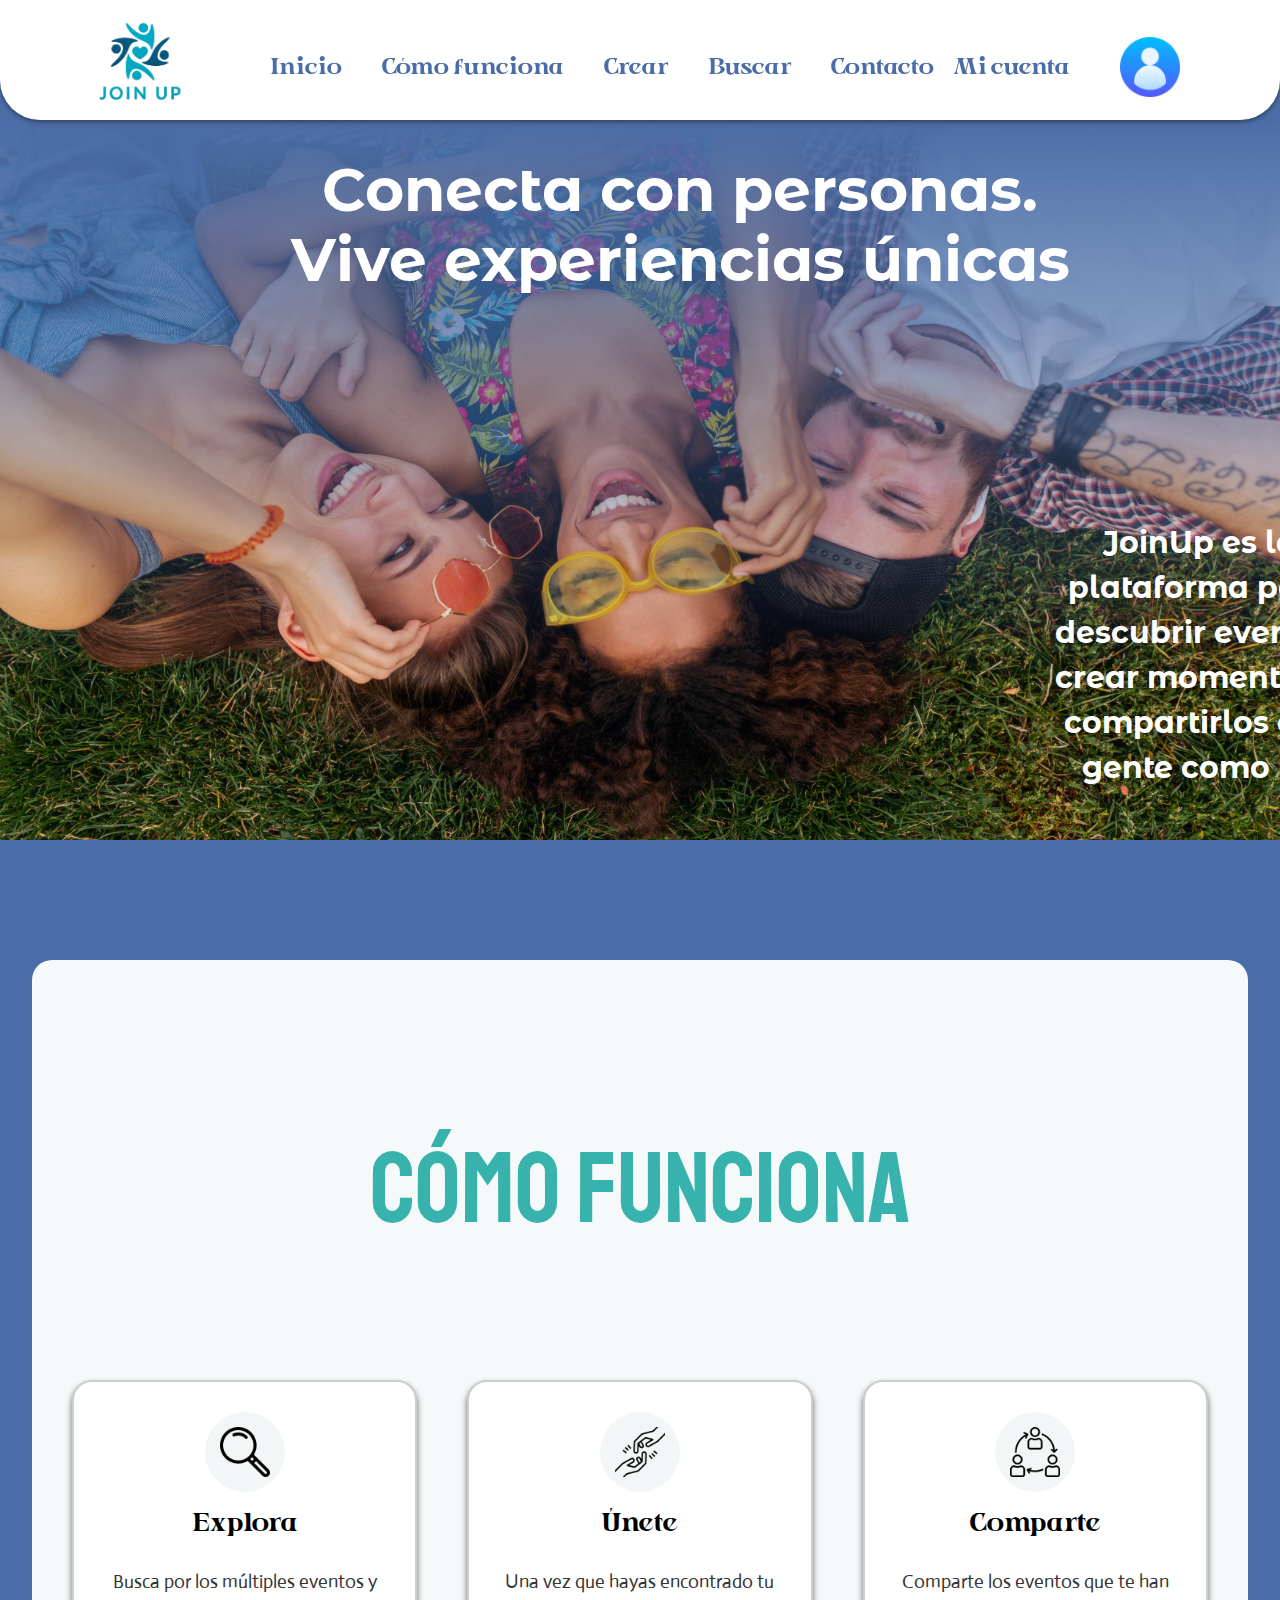
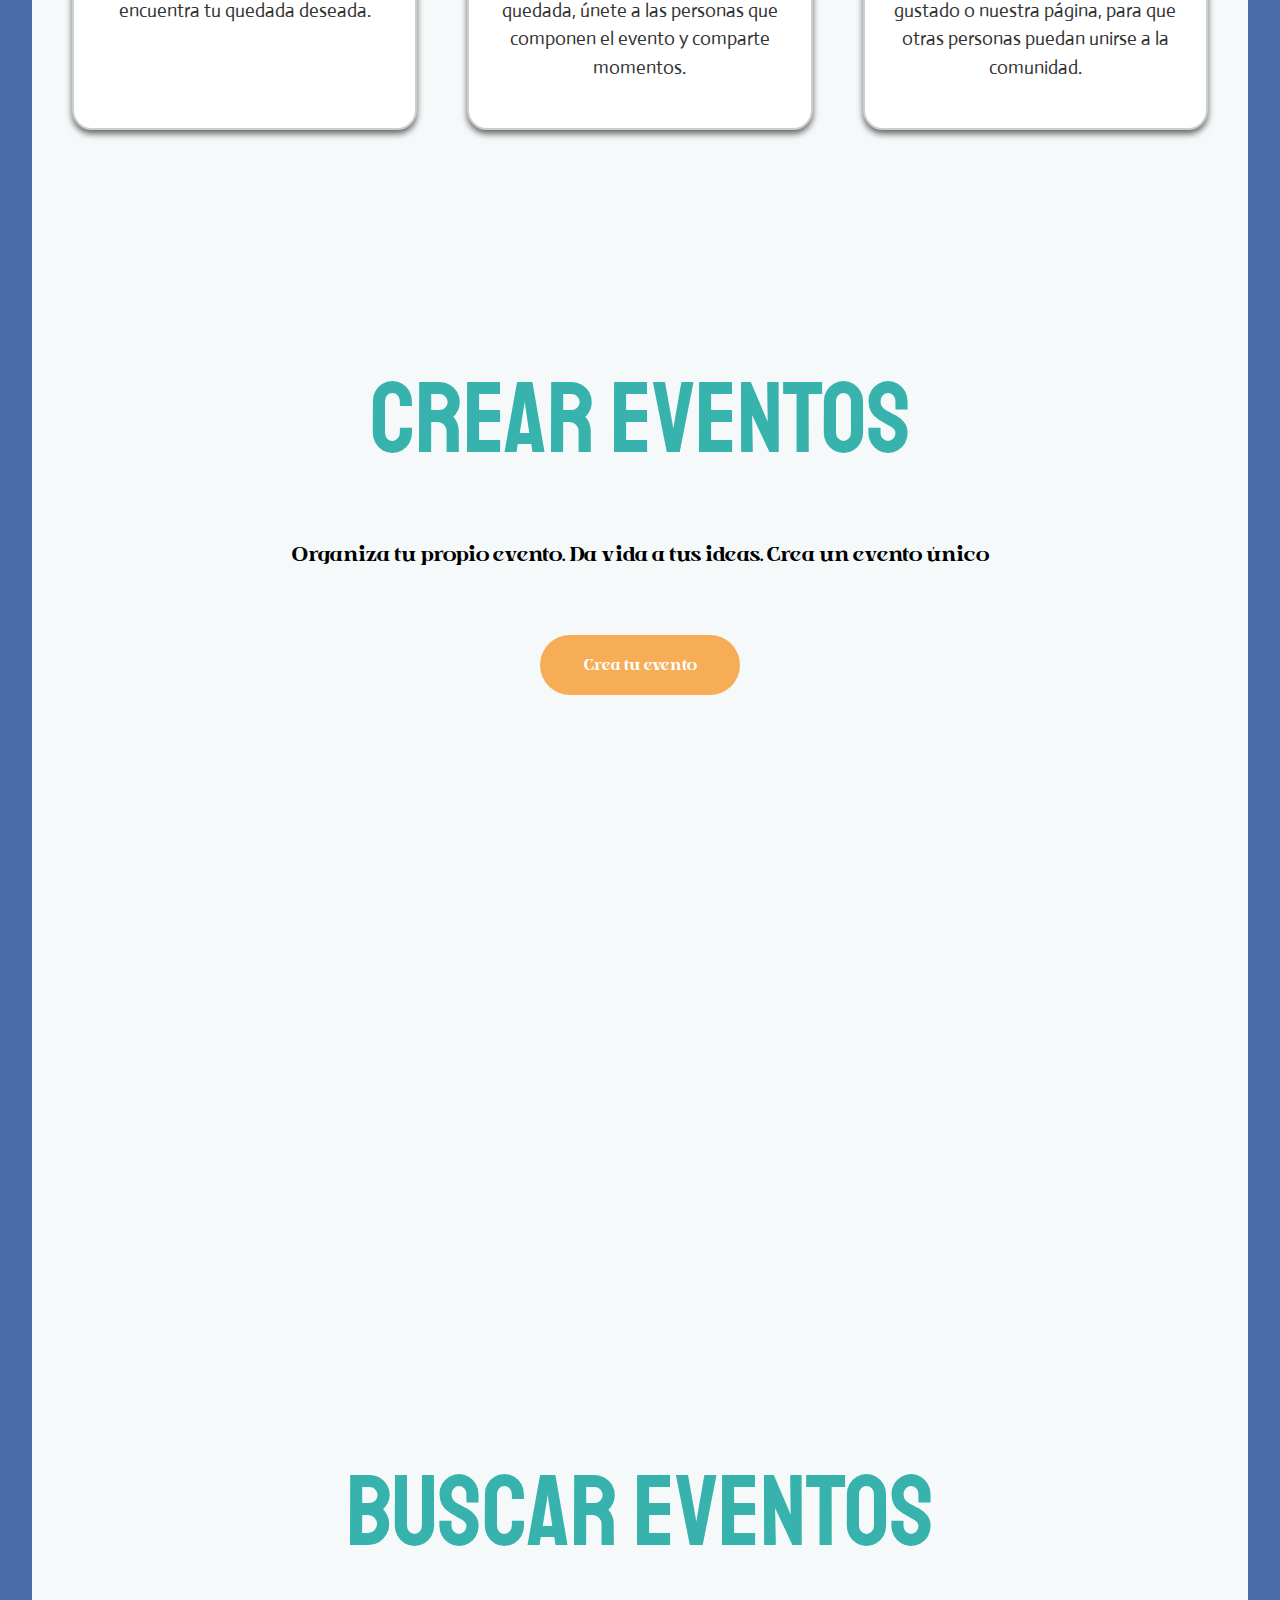
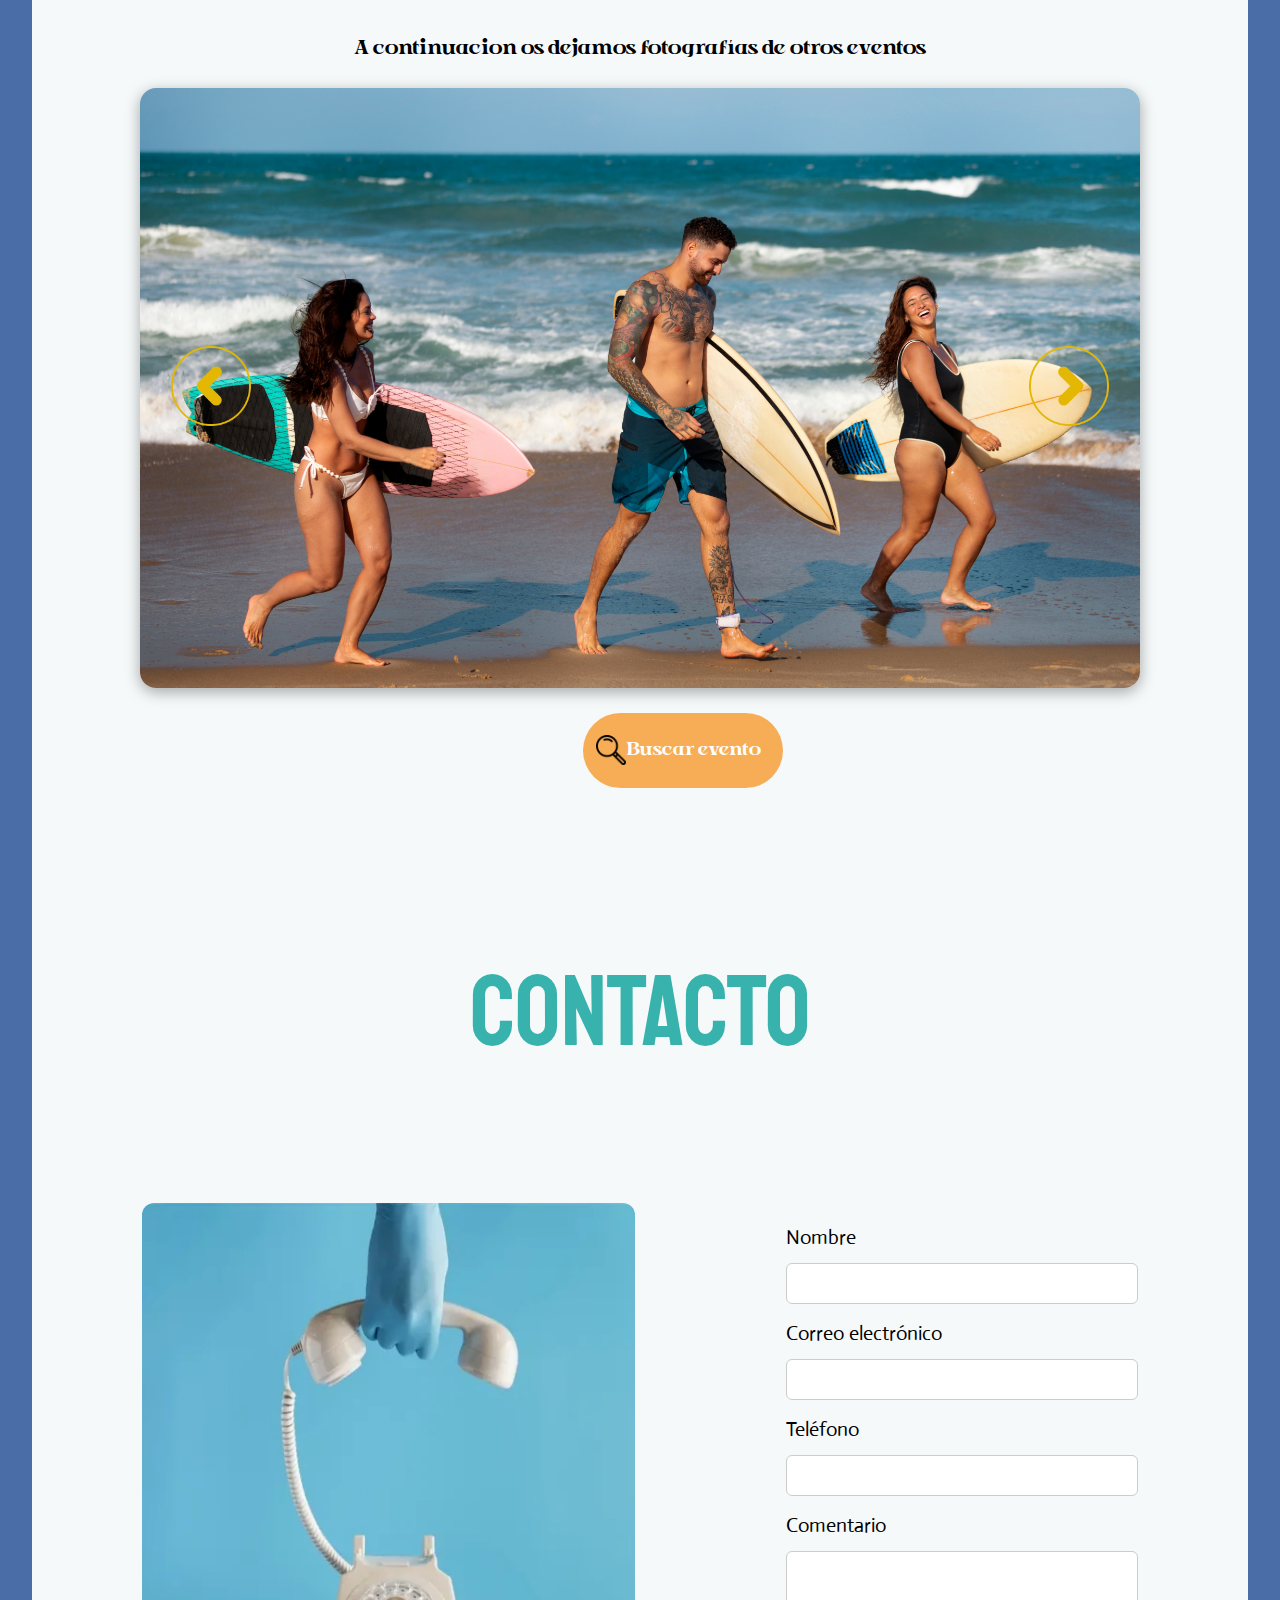
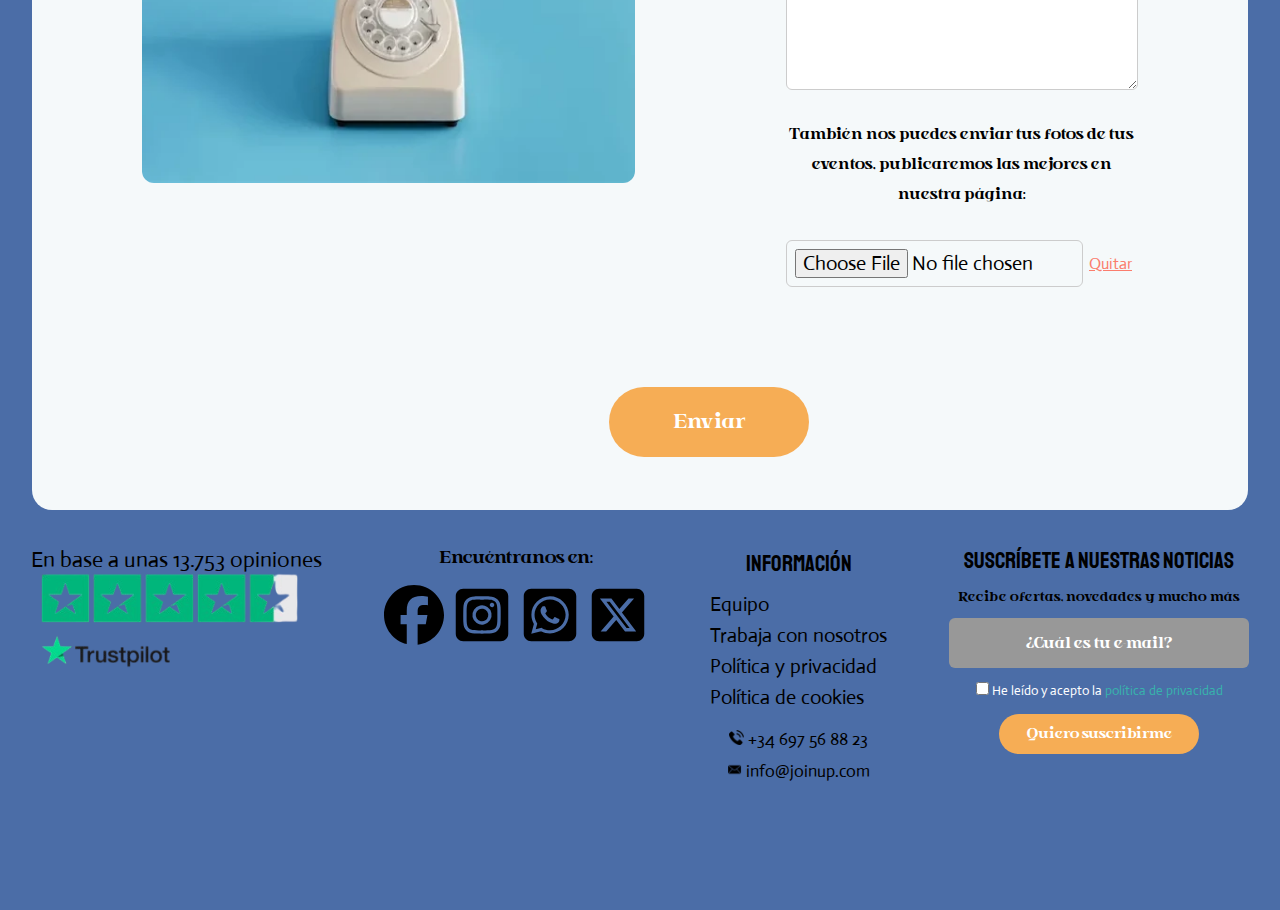
<file: src/main/resources/static/index.html>
<!DOCTYPE html>
<html lang="en">
<head>
    <meta charset="UTF-8">
    <meta name="viewport" content="width=device-width, initial-scale=1.0">
    <link rel="stylesheet" href="style.css">
    <link rel="stylesheet" href="normalize.css">
   
    <title>Index - JoinUp</title>
</head>
<body>
    <header id="encabezado">
    
       <nav id="navbar">  
          <ul class="contenedor-nav"> 
            <div class="contenedor-derecho">
              <img id="logo" src="imagenes/logotipoJOINUP.png" alt="logo">
              <li class="elementoMenu"> <a href="#encabezado"> Inicio </a></li>
              <li class="elementoMenu"> <a href="#como-funciona"> Cómo funciona </a> </li>
              <li class="elementoMenu"> <a href="crear_evento/crear-eventos.html"> Crear </a></li>
              <li class="elementoMenu"> <a href="busquedaEventos/busqueda.html"> Buscar </a></li>
              <li class="elementoMenu"> <a href="#contacto"> Contacto </a></li>
            </div>

            <div class="contenedor-izquierda">
              <li class="elementoMenu" id="menuSecundario"> <a href="login/login.html" id="cuentaLink"> Mi cuenta </a> </li>
              <img id="cuentaIcono" src="imagenes/usuario.png" alt="usuario">
            </div>
          </ul>
        </nav> 

    <div class="hero">
      <div class="hero-contenido">
        <h1>Conecta con personas.<span class="segunda-linea"> Vive experiencias únicas </span></h1>
        <p class="hero-descripcion">
         JoinUp es la plataforma para descubrir eventos, crear momentos y compartirlos con gente como tú.
        </p>
      </div>

    </header>


  <main id="fondo-secundario">

      <section id="como-funciona">
      <h2>CÓMO FUNCIONA</h2>

      <div class="tarjetas">

        <div class="tarjeta">
          <div class="icono"> <img src="imagenes/lupa.png" alt="lupa"></div>
          <h3>Explora</h3>
          <p>Busca por los múltiples eventos y encuentra tu quedada deseada.</p>
        </div>

        <div class="tarjeta">
          <div class="icono"> <img src="imagenes/unir.png" alt="unirse"></div>
          <h3>Únete</h3>
          <p>Una vez que hayas encontrado tu quedada, únete a las personas que componen el evento y comparte momentos.</p>
        </div>

        <div class="tarjeta">
          <div class="icono"><img src="imagenes/colaboracion.png" alt="compartir"> </div>
          <h3>Comparte</h3>
          <p>Comparte los eventos que te han gustado o nuestra página, para que otras personas puedan unirse a la comunidad.</p>
        </div>
      </div>
        </section>



            <section id="crear-eventos">
                <h2 class="titulo">CREAR EVENTOS</h2>
                <p>Organiza tu propio evento. Da vida a tus ideas. Crea un evento único</p>

               <div class="video-container"> 
                <button class="boton-ce" id="btn-ce">Crea tu evento</button>
              <video autoplay muted loop> 
                <source src="video/videoCrearEvento (online-video-cutter.com).mp4" type="video/mp4"> 
              </video> 
               </div>
              
              </section>



    <section id="buscar-eventos">
                <h2>BUSCAR EVENTOS</h2>
                <p>A continuacion os dejamos fotografías de otros eventos</p>
        <div id="carrusel">
  
                <button id="anterior"> <img class="boton-anterior" src="imagenes/right-chevron_13977818.png" style="transform: scaleX(-1);" alt="left"/> </button>
                <div id="evento">  
                    <img id="imgEvento" src="" alt="">
                </div>
                <button id="siguiente"> <img class="boton-siguiente" src="imagenes/right-chevron_13977818.png" alt="right" /> </button>
        </div>

              <button class="boton-be" id="btn-be"><img src="imagenes/lupa.png" alt="lupa"> <span>Buscar evento</span></button>
    </section>




            <section id="contacto">
               <h2>CONTACTO</h2>

                <div class="contacto-contenido">
                  <div class="contacto-imagen">
                    <img src="imagenes/como_encontrar_las_mejores_formas_de_contacto_de_las_empresas_50780_600.webp" alt="Teléfono">
                  </div>

                  <form class="contacto-formulario">
                    <label for="nombre">Nombre</label>
                    <input type="text" id="nombre" name="nombre" required>

                    <label for="correo">Correo electrónico</label>
                    <input type="email" id="correo" name="correo" required>

                    <label for="telefono">Teléfono</label>
                    <input type="tel" id="telefono" name="telefono">

                    <label for="comentario">Comentario</label>
                    <textarea id="comentario" name="comentario" rows="6"></textarea>

                    <p class="contacto-texto">
                      También nos puedes enviar tus fotos de tus eventos, publicaremos las mejores en nuestra página:
                    </p>

                    <div class="campo-archivo">
                    <input type="file" id="archivo" name="archivo">
                    <button type="button" id="borrar-archivo">Quitar</button>
                    </div>


                    <button type="submit" class="boton-enviar">Enviar</button>
                  </form>

                </div> <!-- Se cierra el div de contacto-contenido -->
            </section>

    </main>

  <!-- Enlazamos con nuestro JS-->
    <script src="script.js"> </script>
  
    <footer>
      <div class="footer-contenido">

        <!-- Opiniones -->
        <div class="footer-col">
          <p class="opiniones">En base a unas 13.753 opiniones</p>
          <img class="trustpilot" src="imagenes/imagen_2025-09-26_140931079-removebg-preview.png" alt="Trustpilot estrellas" >
        </div>

        <!-- Redes sociales -->
        <div class="footer-col">
          <h4 class="tituloFooter">Encuéntranos en:</h4>
          <div class="redes-sociales">
            <a href="#"><img src="imagenes/facebook-brands.svg" alt="Facebook"></a>
            <a href="#"><img src="imagenes/square-instagram-brands.svg" alt="Instagram"></a>
            <a href="#"><img src="imagenes/square-whatsapp-brands.svg" alt="WhatsApp"></a>
            <a href="#"><img src="imagenes/square-x-twitter-brands.svg" alt="X (Twitter)"></a>
          </div>
        </div>

        <!-- Información -->
        <div class="footer-col">
          <h4>INFORMACIÓN</h4>
          <ul>
            <li><a href="#">Equipo</a></li>
            <li><a href="#">Trabaja con nosotros</a></li>
            <li><a href="#">Política y privacidad</a></li>
            <li><a href="#">Política de cookies</a></li>
          </ul>
          <p class="ic"><img src="imagenes/telefono.png" alt="telefono" > +34 697 56 88 23</p>
          <p class="ic"><img src="imagenes/correo.png" alt="correo" > info@joinup.com</p>
        </div>

        <!-- Suscripción -->
        <div class="footer-col suscripcion-footer">
          <h4>SUSCRÍBETE A NUESTRAS NOTICIAS</h4>
          <p>Recibe ofertas, novedades y mucho más</p>
          <form class="suscripcion-form">
            <input type="email" placeholder="¿Cuál es tu e-mail?" required>
            <label class="checkbox">
              <input type="checkbox" required> He leído y acepto la 
              <a href="#">política de privacidad</a>
            </label>
            <div class="btn-suscripcion"><button type="submit">Quiero suscribirme</button></div>
          </form>
        </div>

      </div>
    </footer>

  <!-- Scripts -->
  <script src="js/auth.js"></script>
  <script src="script.js"></script>
</body>
</html>
</file>
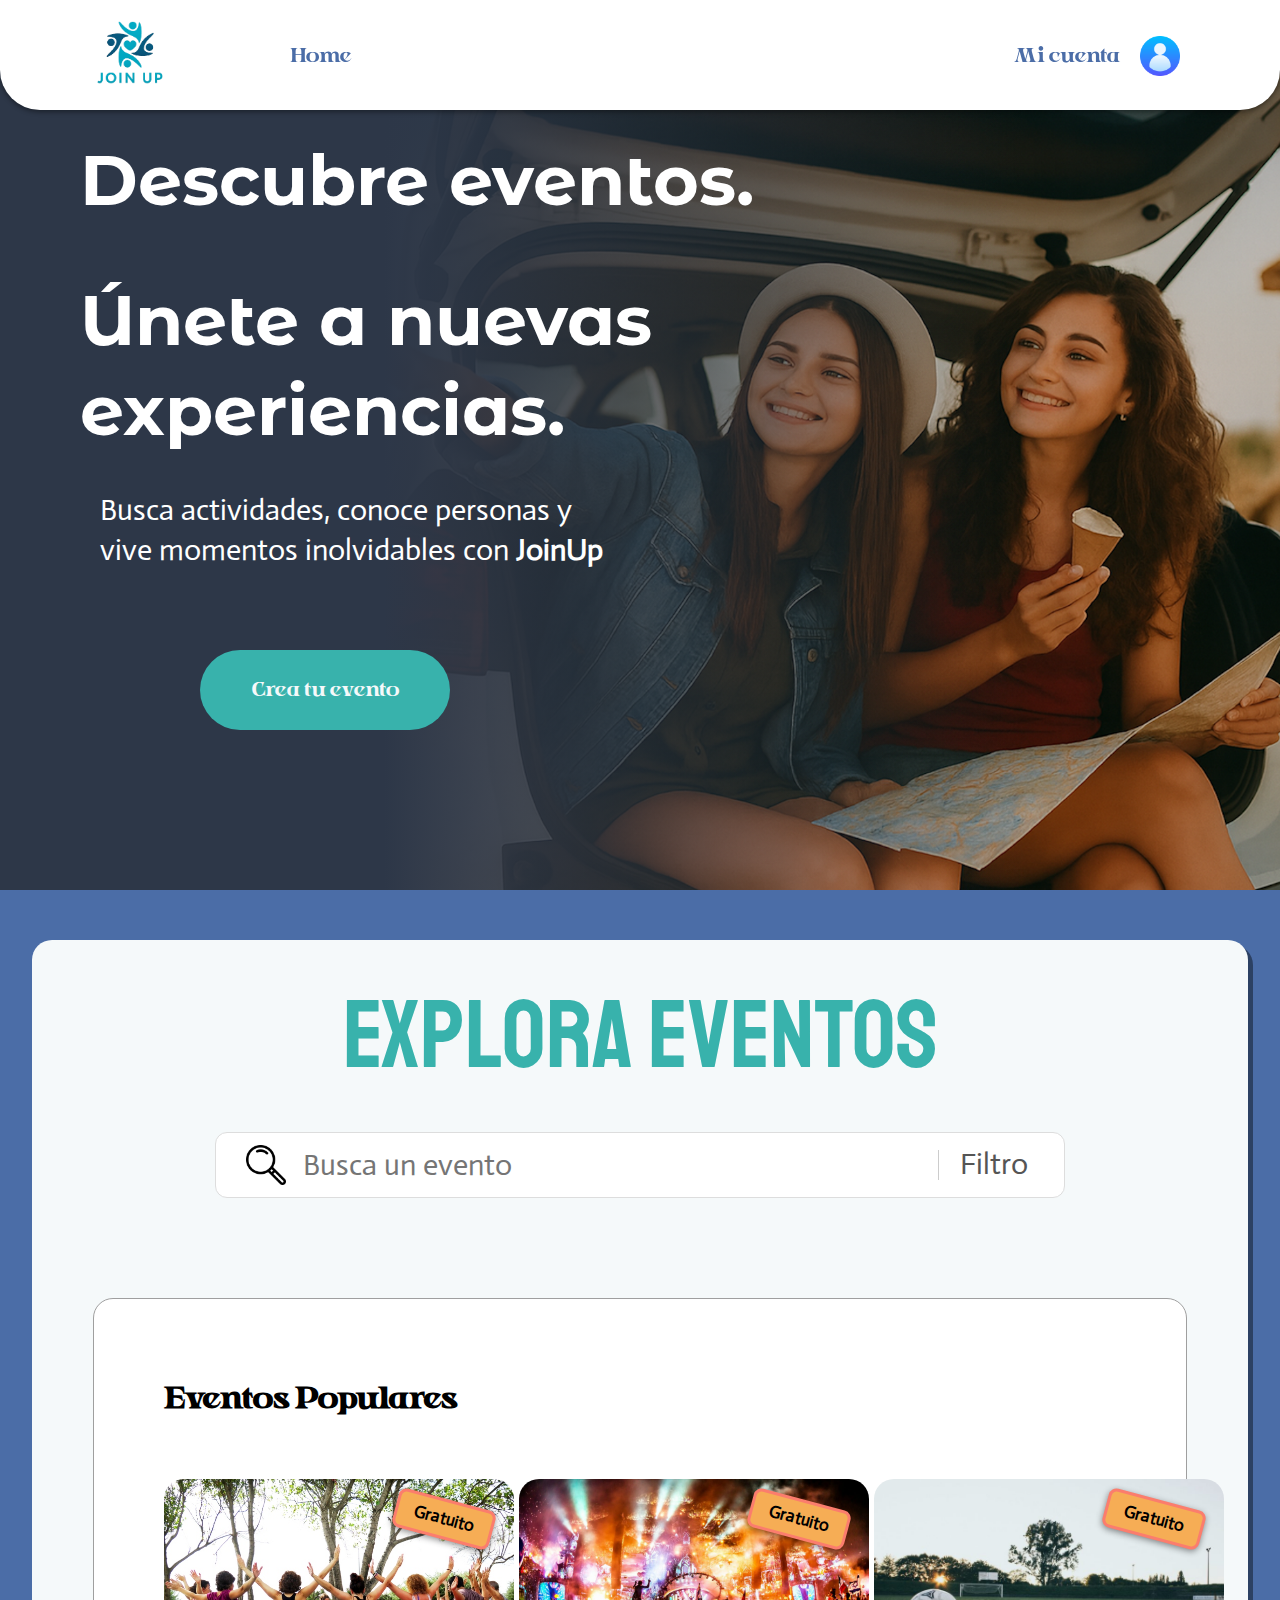
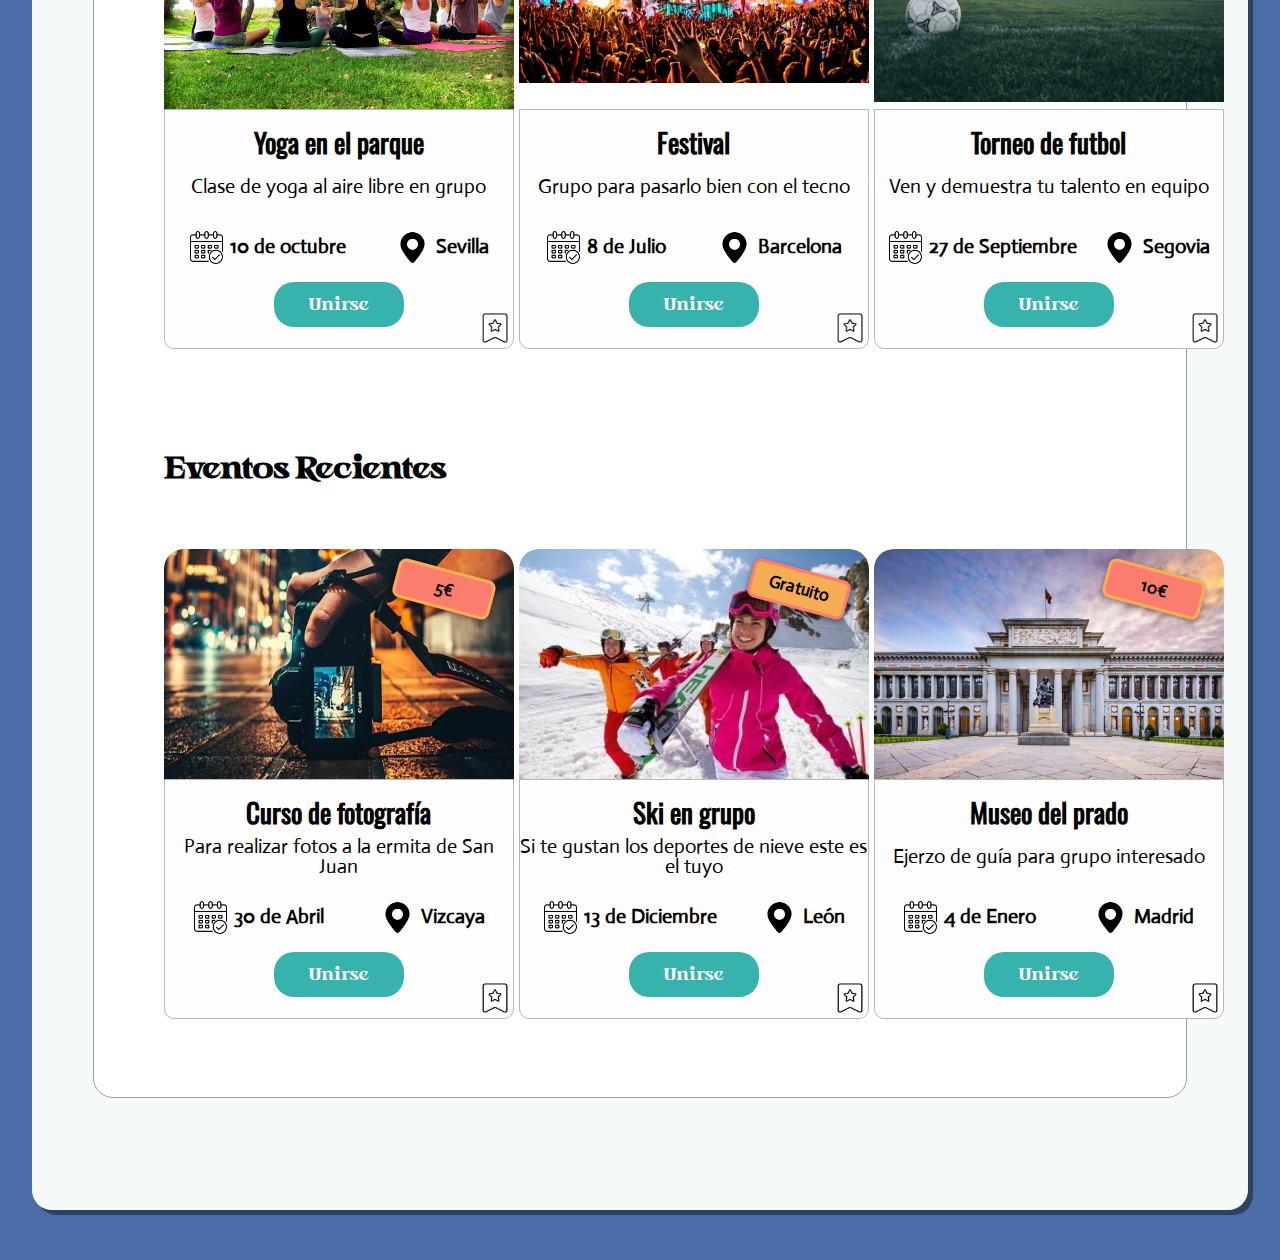
<file: src/main/resources/static/busquedaEventos/busqueda.html>
<!DOCTYPE html>
<html lang="es">
<head>
    <meta charset="UTF-8">
    <meta name="viewport" content="width=device-width, initial-scale=1.0">
    <link rel="stylesheet" href="CSS/normalize.css">
    <link rel="stylesheet" href="CSS/styles.css">
     
    <title>Motor de búsqueda</title>
</head>
<body>

  <header id="encabezado">
        <nav id="navbar">  
          <ul class="contenedor-nav"> 
            <div class="contenedor-derecho">
              <img id="logo" src="../imagenes/logotipoJOINUP.png" alt="logo">
              <li class="elementoMenu"> <a href="../index.html"> Home </a></li>
            </div>

            <div class="contenedor-izquierda">
              <li class="elementoMenu"> <a href="../area_personal/usuario.html" id="cuentaLink"> Mi cuenta </a> </li>
              <img id="cuentaIcono" src="../imagenes/usuario.png" alt="usuario">
            </div>
          </ul>
        </nav> 

    <div class="hero">
      <div class="hero-contenido">
        <h1>Descubre eventos.</h1>
        <h1>Únete a nuevas <span class="segunda-linea"> experiencias. </span></h1>
        <p class="hero-descripcion">
        Busca actividades, conoce personas y <span class="segunda-linea">vive momentos inolvidables con <strong>JoinUp </span></br>
      </p>
      </div>

      <button class="btn-crearEvento" id="btn-ce"> Crea tu evento </button>
    </div>
  </header> <!-- FINALIZAMOS HEADER-->

  <main>
    <h1>explora eventos</h1>


<section id="explorador-busqueda">   
  <div class="explorador">

    <img src="../imagenes/lupa.png" alt="lupa">
    <input type="search" placeholder="Busca un evento" class="buscador-input">

    <div class="divisor"></div>

    <!-- BOTÓN FILTRO -->
    <div class="container-filtro">
        <button class="btn-filtro">Filtro</button>

        <!-- PANEL DESPLEGABLE DE FILTROS -->
        <div class="panel-filtro">
          <div class="alinear-boton"><button class="btn-reset-filtros">Restablecer filtros</button></div>
            <!-- Categoría desplegable-->
            <div class="seccion-filtro">
                <label>Categoría</label>
                <div class="desplegable">
                    <button class="desplegable-btn">Selecciona la categoría</button>
                    <div class="desplegable-menu">
                        <div class="desplegable-item">Música</div>
                        <div class="desplegable-item">Viajes</div>
                        <div class="desplegable-item">Deportes</div>
                        <div class="desplegable-item">Fiesta</div>
                        <div class="desplegable-item">Networking</div>
                        <div class="desplegable-item">Cine</div>
                        <div class="desplegable-item">Fotografía</div>
                        <div class="desplegable-item">Otros</div>
                    </div>
                </div>
            </div>

            <!-- Fecha -->
            <div class="seccion-filtro">
                <label>Fecha</label>
                <input type="date" class="seleccion-fecha">
            </div>

            <!-- Ubicación -->
            <div class="seccion-filtro">
                <label>Ubicación</label>
                <div class="autocompletar">
                    <input type="text" placeholder="Escribe una ciudad" class="autocompletar-input">
                    <div class="autocompletar-caja"></div>
                </div>
            </div>

            <!-- Precio -->
            <div class="seccion-filtro">
                <label>Precio</label>
                <label class="toggle">
                    <input type="checkbox" id="toggle-precio">
                    <span class="slider"></span>
                    <span class="toggle-label">Gratuito / De pago</span>
                </label>
            </div>
        <button class="btn-guardar-filtros">Guardar cambios</button>
        </div>
    </div>
</div>
</section>

<section class="eventos">
  <article class="eventos-uno">
    <h2 id="titulo-populares">Eventos Populares</h2>
      <div class="eventos-pop" id="contenedor-filtrados" style="display:none;"> </div>
      <div id="mensaje-no-resultados"> <p>No se encontraron eventos</p> 
        <img src="../imagenes/no-resultados.png" alt="sin resultados">
      </div>

        <div class="eventos-pop" id="contenedor-original">
        <div class="evento-pop" data-categoria="Deportes" data-fecha="2026-10-10" data-ubicacion="Sevilla" data-precio="Gratuito">
          <div class="imagen-responsive"><img src="../imagenes/Yoga-aire-libre.jpg" alt="yoga">
          <div class="etiquetaPrecioGratis"> Gratuito </div>
          </div>
          <div class="contenedor-texto">
            <h3>Yoga en el parque</h3>
            <p>Clase de yoga al aire libre en grupo</p>

            <div class="detalles">
              <div class="detalle"> <img src="../imagenes/calendario.png" alt="calendario"><span>10 de octubre</span></div>
              <div class="detalle"> <img src="../imagenes/pasador-de-ubicacion.png" alt="ubicación"> Sevilla</div>
            </div>

              <div class="centrar-btn"><button class="unirse"> Unirse </button></div> 
              <img class="favorito" src="../imagenes/favorito.png" alt="favorito">
          </div> 
        </div>


      <div class="evento-pop" data-categoria="Fiesta" data-fecha="2026-07-08" data-ubicacion="Barcelona" data-precio="Gratuito">
          <div class="imagen-responsive"><img src="../imagenes/festival.jpg" alt="festival">
          <div class="etiquetaPrecioGratis"> Gratuito </div>
          </div>
          <div class="contenedor-texto">
            <h3>Festival</h3>
            <p>Grupo para pasarlo bien con el tecno</p>

            <div class="detalles">
              <div class="detalle"> <img src="../imagenes/calendario.png" alt="calendario"><span>8 de Julio</span></div>
              <div class="detalle"> <img src="../imagenes/pasador-de-ubicacion.png" alt="ubicación"> Barcelona </div>
            </div>

              <div class="centrar-btn"><button class="unirse"> Unirse </button></div> 
              <img class="favorito" src="../imagenes/favorito.png" alt="favorito">
          </div> 
        </div>


       <div class="evento-pop" data-categoria="Deportes" data-fecha="2026-11-27" data-ubicacion="Segovia" data-precio="Gratuito">

          <div class="imagen-responsive"><img src="../imagenes/pelota-campo-futbol-material-torneo-competize.jpeg" alt="futbol">
          <div class="etiquetaPrecioGratis"> Gratuito </div>
          </div>
          <div class="contenedor-texto">
            <h3>Torneo de futbol</h3>
            <p>Ven y demuestra tu talento en equipo</p>

            <div class="detalles">
              <div class="detalle"> <img src="../imagenes/calendario.png" alt="calendario"><span>27 de Septiembre</span></div>
              <div class="detalle"> <img src="../imagenes/pasador-de-ubicacion.png" alt="ubicación"> Segovia </div>
            </div>

              <div class="centrar-btn"><button class="unirse"> Unirse </button></div> 
              <img class="favorito" src="../imagenes/favorito.png" alt="favorito">
          </div> 
        </div>
        
      </div> <!-- CIERRE DE EVENTOS-POP-->

     
    </article>

  <article class="eventos-dos">
     <h2 id="titulo-recientes">Eventos Recientes</h2>
     <div class="eventos-pop">

        <div class="evento-pop" data-categoria="Fotografía" data-fecha="2026-04-30" data-ubicacion="Vizcaya" data-precio="De pago">
          <div class="imagen-responsive"><img src="../imagenes/fotografiaCurso.jpg" alt="fotografía">
          <div class="etiquetaPrecioPago"> 5€ </div>
          </div>
          <div class="contenedor-texto">
            <h3>Curso de fotografía</h3>
            <p class="interlineado">Para realizar fotos a la ermita de San Juan</p>

            <div class="detalles">
              <div class="detalle"> <img src="../imagenes/calendario.png" alt="calendario"><span>30 de Abril</span></div>
              <div class="detalle"> <img src="../imagenes/pasador-de-ubicacion.png" alt="ubicación">Vizcaya</div>
            </div>

              <div class="centrar-btn"><button class="unirse"> Unirse </button></div> 
              <img class="favorito" src="../imagenes/favorito.png" alt="favorito">
          </div> 
        </div>


      <div class="evento-pop" data-categoria="Deportes" data-fecha="2026-12-13" data-ubicacion="León" data-precio="Gratuito">
          <div class="imagen-responsive"> <img src="../imagenes/nieve.jpg" alt="nieve">
          <div class="etiquetaPrecioGratis"> Gratuito </div>
          </div>
          
          <div class="contenedor-texto">
            <h3>Ski en grupo</h3>
            <p class="interlineado">Si te gustan los deportes de nieve este es el tuyo</p>

            <div class="detalles">
              <div class="detalle"> <img src="../imagenes/calendario.png" alt="calendario"><span>13 de Diciembre</span></div>
              <div class="detalle"> <img src="../imagenes/pasador-de-ubicacion.png" alt="ubicación"> León </div>
            </div>

              <div class="centrar-btn"><button class="unirse"> Unirse </button></div> 
              <img class="favorito" src="../imagenes/favorito.png" alt="favorito">
          </div> 
        </div>


       <div class="evento-pop" data-categoria="Otros" data-fecha="2026-01-04" data-ubicacion="Madrid" data-precio="De pago">
          <div class="imagen-responsive"><img src="../imagenes/museo del prado.webp" alt="yoga">
          <div class="etiquetaPrecioPago"> 10€ </div>
          </div>
          <div class="contenedor-texto">
            <h3>Museo del prado</h3>
            <p>Ejerzo de guía para grupo interesado</p>

            <div class="detalles">
              <div class="detalle"> <img src="../imagenes/calendario.png" alt="calendario"><span>4 de Enero</span></div>
              <div class="detalle"> <img src="../imagenes/pasador-de-ubicacion.png" alt="ubicación"> Madrid </div>
            </div>

              <div class="centrar-btn"><button class="unirse"> Unirse </button></div> 
              <img class="favorito" src="../imagenes/favorito.png" alt="favorito">
          </div> 
        </div>
      </div> <!-- CIERRE DE EVENTOS-POP-->
  </article>
</section>  

  </main>
    <!-- Enlazamos con nuestro JS-->
    <script src="../js/auth.js"></script>
    <script src="script.js"> </script>
</body>
</html>
</file>
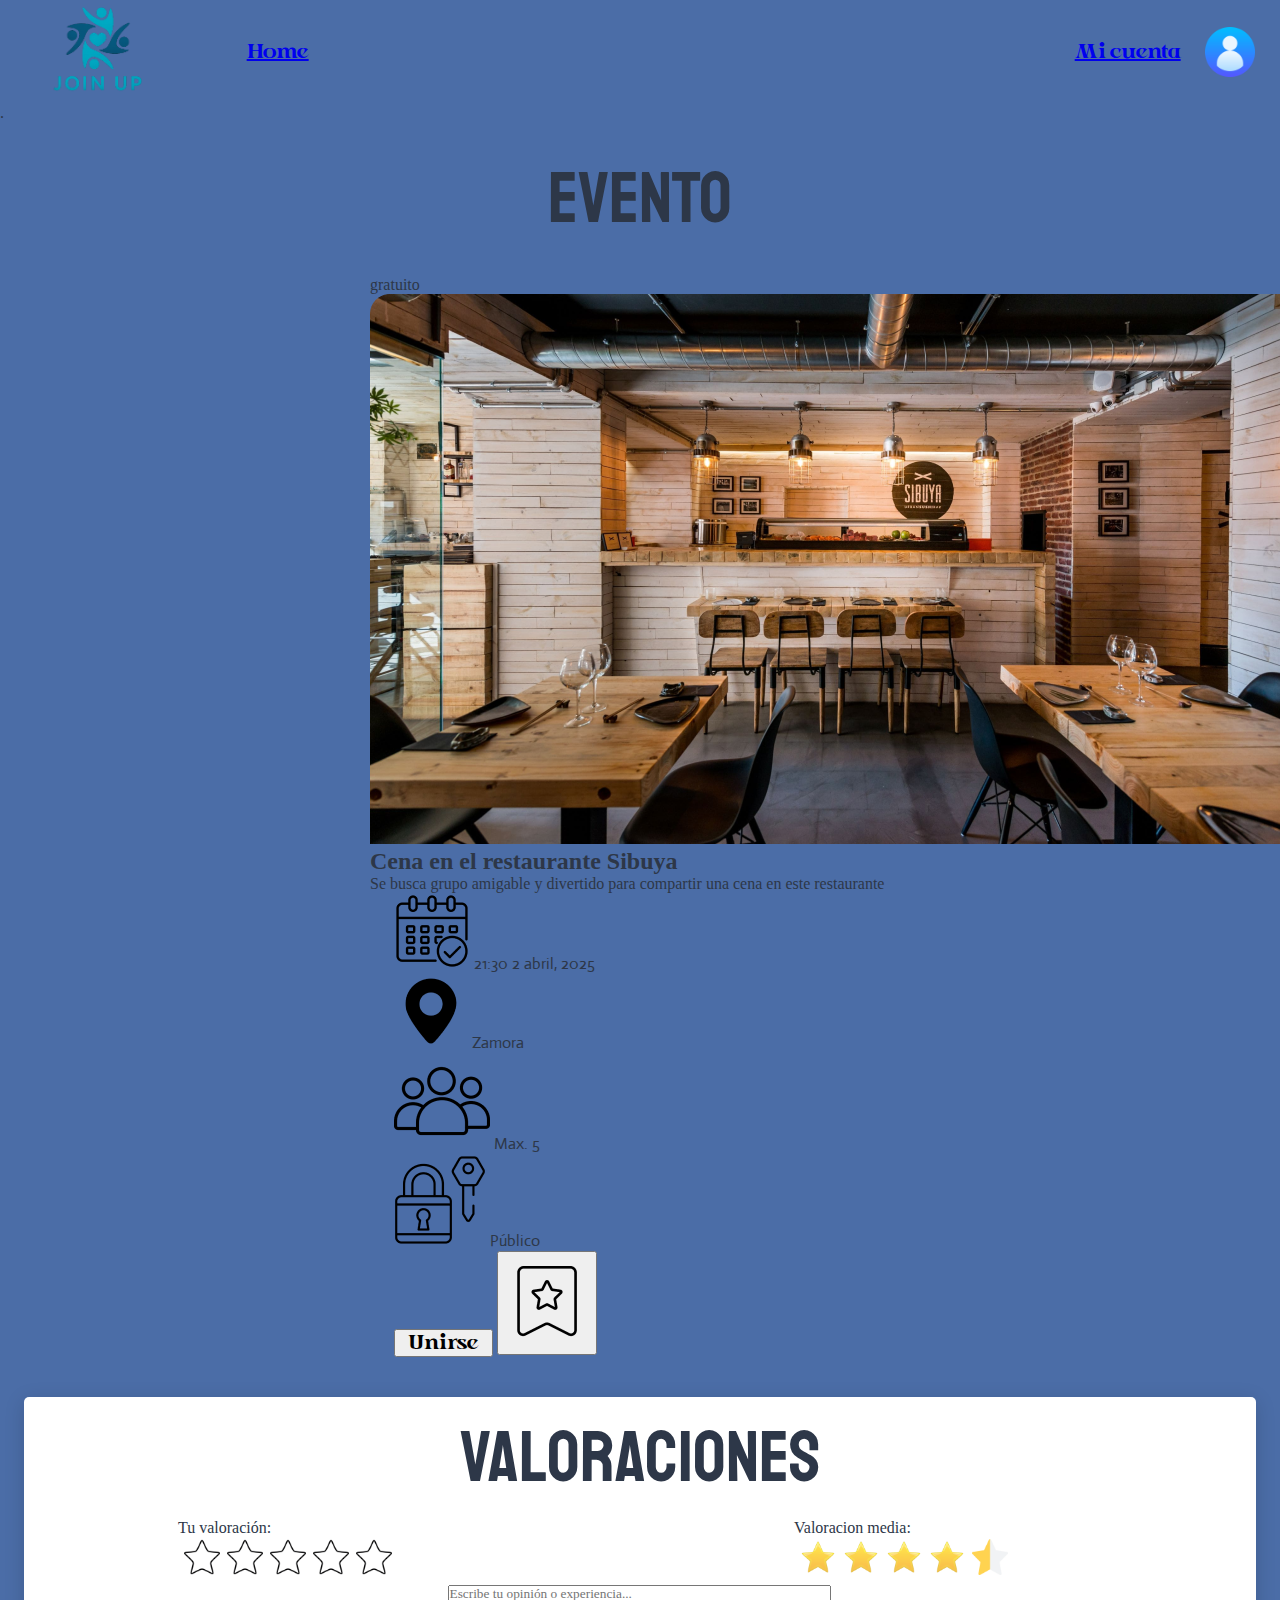
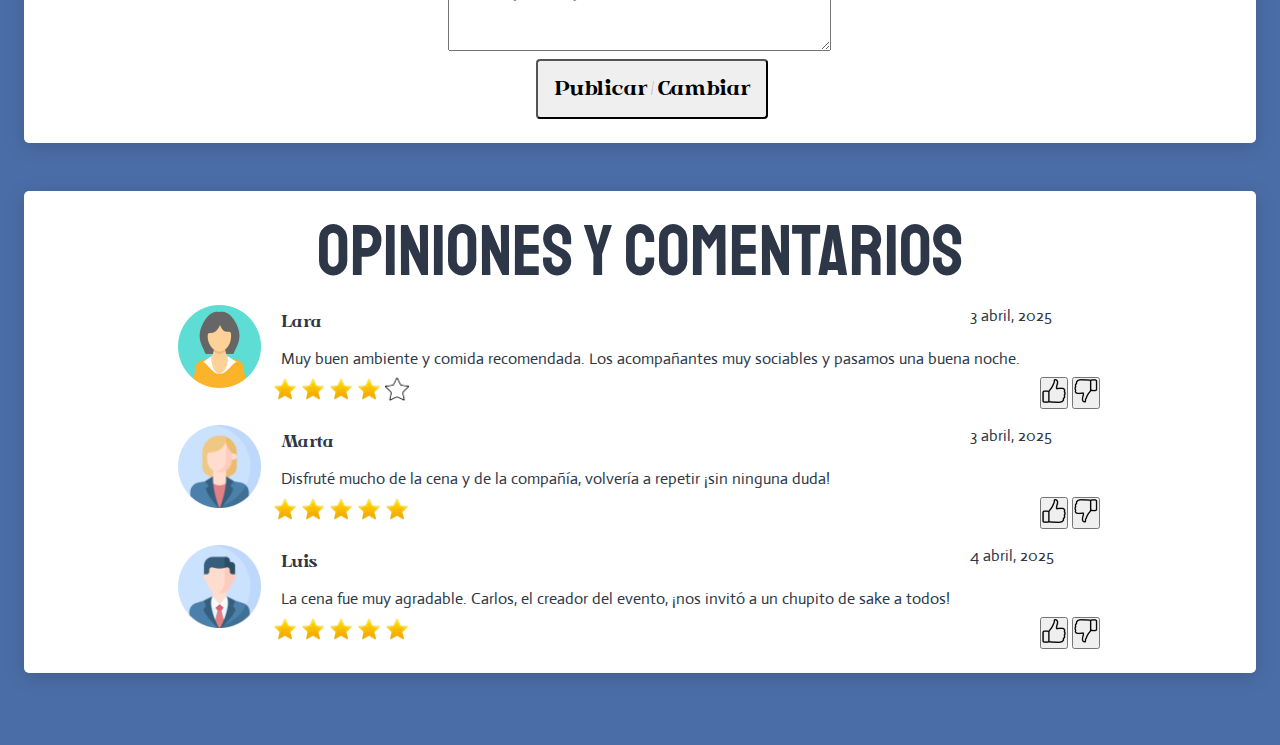
<file: src/main/resources/static/mostrar_evento/mostrar-evento.html>
<!DOCTYPE html>
<html lang="es">
<head>
    <meta charset="UTF-8">
    <meta name="viewport" content="width=device-width, initial-scale=1.0">
    <title>Mostrar evento</title>
    <link rel="stylesheet" href="styles.css">
</head>
<body>
		<header class="w-100 m-0 pl-5 row bg-white align-center rounded-br-2xl rounded-bl-2xl">
	    <div class="col-1">
	        <img src="img/logo.png" alt="JoinUp" height="100px">
	    </div>
				
				<!-- MENÚ CENTRADO -->
	    <nav class="col-2 ml-5 pl-5 text-xl">
	        <a href="../index.html" class="font-modern color-blue">Home</a>
	    </nav>
				<div class="col"></div>
				<!-- MI CUENTA -->
	    <div class="col-2">
	        <a href="../area_personal/usuario.html" class="d-flex align-center gap-1">
		          <span class="font-modern color-blue text-xl">Mi cuenta</span>
	            <img class="ml-4" src="img/user-icon.png" alt="" height="50px">
	        </a>
	    </div>

		</header>.
		
		<div class="row mx-6 my-3 bg-white rounded-lg">
			<div class="col">
				<div class="row">
					<div class="col d-flex align-center justify-center">
						<span class="font-staatliches color-green text-title">EVENTO</span>
					</div>
				</div>
				<div class="row mx-6 py-3 bg-white rounded-lg justify-between">
					<div class="col-3"></div>
					<div class="col-5">
						<div class="row">
							<div class="col">
								<div class="card-evento">
									<div class="label">gratuito</div>
								  <img src="img/restaurant.png" alt="Imagen del evento">
								
								  <div class="card-evento-body">
								    <h2 class="card-evento-titulo">Cena en el restaurante Sibuya</h2>
								
								    <p class="card-evento-descripcion">
								      Se busca grupo amigable y divertido para compartir una cena en este restaurante
								    </p>
								
								    <div class="card-evento-info mx-4">
								      <div class="card-evento-fila">
								        <img src="img/calendar-icon.png" alt="" class="card-evento-icono">
								        <span class="font-actor">21:30 2 abril, 2025</span>
								      </div>
								
								      <div class="card-evento-fila">
								        <img src="img/map-point-icon.png" alt="" class="card-evento-icono">
								        <span class="font-actor">Zamora</span>
								      </div>
								    </div>
									  
									  <div class="card-evento-info mx-4">
								      <div class="card-evento-fila">
								        <img src="img/people-icon.png" alt="" class="card-evento-icono">
								        <span class="font-actor">Max. 5</span>
								      </div>
								
								      <div class="card-evento-fila">
								        <img src="img/lock-icon.png" alt="" class="card-evento-icono">
								        <span class="font-actor">Público</span>
								      </div>
								    </div>
								
								    <div class="card-evento-footer">
									    <span></span>
								      <button class="btn-joinup bg-green ml-4 text-xl font-modern">&nbsp;&nbsp;&nbsp;Unirse&nbsp;&nbsp;&nbsp;</button>
								      <button class="card-evento-favorito" aria-label="Guardar evento">
								        <img class="card-evento-favorito-icono p-0 m-0" src="img/fav-icon.png" alt=""  >
								      </button>
								    </div>
								  </div>
								</div>
							</div>
						</div>
					</div>
					<div class="col-3">
					</div>
				</div>
				<div class="row mx-4 mt-3 justify-center panel">
					<div class="col">
						<div class="row">
							<div class="col d-flex justify-center">
								<span class="font-staatliches color-green text-title">VALORACIONES</span>
							</div>
						</div>
						<form action="">
							<div class="row">
							<div class="col">
								<div class="row justify-around">
									<div class="col-3">
										<p class="rating-title">Tu valoración:</p>
										
										<div class="rating-wrapper">
										  <div class="stars"></div>
										
										  <input
												  name="stars"
												  type="range"
												  class="rating-range"
												  min="0"
												  max="5"
												  step="0.5"
												  value="0"
										  >
											</div>
									</div>
									<div class="col-3">
										<p class="rating-title">Valoracion media:</p>
										
										<div class="rating-wrapper rating-disabled">
										  <div class="stars"></div>
										
										  <input
												  type="range"
												  class="rating-range"
												  min="0"
												  max="5"
												  step="0.5"
												  value="4.5"
										  >
											</div>
									</div>
									</div>
								<div class="row mt-2 justify-center">
									<div class="col-8 d-flex justify-center">
										<textarea class="input-joinup mx-5" name="comentario" placeholder="Escribe tu opinión o experiencia..." rows="4" cols="50"></textarea>
									</div>
								</div>
								<div class="row justify-center">
									<div class="col d-flex justify-center">
										<button class="btn-joinup bg-yellow ml-4 p-3 text-xl font-modern rounded-sm">Publicar / Cambiar</button>
									</div>
								</div>
								</div>
							</div>
						</form>
						</div>
					</div>
				<div class="row mx-4 mt-5 mb-5 justify-center panel">
					<div class="col">
						<div class="row">
							<div class="col d-flex justify-center">
								<span class="font-staatliches color-green text-title">OPINIONES Y COMENTARIOS</span>
							</div>
						</div>
						<div class="row justify-center mb-3">
							<div class="col-1">
								<img src="img/users/2.png" width="83" alt="Imagen del evento">
							</div>
							<div class="col-8">
								<div class="row justify-between">
									<div class="col font-modern">
										Lara
									</div>
									<div class="col-2 font-actor color-gray">
										3 abril, 2025
									</div>
								</div>
								<div class="row">
									<div class="col font-actor">
										Muy buen ambiente y comida recomendada.  Los acompañantes muy sociables y pasamos una buena noche.
									</div>
								</div>
								<div class="row justify-between">
									<div class="col-3">
										<img src="img/star-fill.png" width="24" height="24" alt="">
										<img src="img/star-fill.png" width="24" height="24" alt="">
										<img src="img/star-fill.png" width="24" height="24" alt="">
										<img src="img/star-fill.png" width="24" height="24" alt="">
										<img src="img/star-empty.png" width="24" height="24" alt="">
									</div>
									<div class="col-1">
										<button class="card-evento-favorito" aria-label="Guardar evento">
								        <img src="img/like.png" width="24" height="24" alt=""  >
										</button>
										<button class="card-evento-favorito" aria-label="Guardar evento">
								        <img src="img/dislike.png" width="24" height="24" alt=""  >
										</button>
									</div>
								</div>
							</div>
						</div>
						<div class="row justify-center mb-3">
							<div class="col-1">
								<img src="img/users/3.png" width="83" alt="Imagen del evento">
							</div>
							<div class="col-8">
								<div class="row justify-between">
									<div class="col font-modern">
										Marta
									</div>
									<div class="col-2 font-actor color-gray">
										3 abril, 2025
									</div>
								</div>
								<div class="row">
									<div class="col font-actor">
										Disfruté mucho de la cena y de la compañía, volvería a repetir ¡sin ninguna duda!
									</div>
								</div>
								<div class="row justify-between">
									<div class="col-3">
										<img src="img/star-fill.png" width="24" height="24" alt="">
										<img src="img/star-fill.png" width="24" height="24" alt="">
										<img src="img/star-fill.png" width="24" height="24" alt="">
										<img src="img/star-fill.png" width="24" height="24" alt="">
										<img src="img/star-fill.png" width="24" height="24" alt="">
									</div>
									<div class="col-1">
										<button class="card-evento-favorito" aria-label="Guardar evento">
								        <img src="img/like.png" width="24" height="24" alt=""  >
										</button>
										<button class="card-evento-favorito" aria-label="Guardar evento">
								        <img src="img/dislike.png" width="24" height="24" alt=""  >
										</button>
									</div>
								</div>
							</div>
						</div>
						<div class="row justify-center mb-3">
							<div class="col-1">
								<img src="img/users/4.png" width="83" alt="Imagen del evento">
							</div>
							<div class="col-8">
								<div class="row justify-between">
									<div class="col font-modern">
										Luis
									</div>
									<div class="col-2 font-actor color-gray">
										4 abril, 2025
									</div>
								</div>
								<div class="row">
									<div class="col font-actor">
										La cena fue muy agradable. Carlos, el creador del evento, ¡nos invitó a un chupito de sake a todos!
									</div>
								</div>
								<div class="row justify-between">
									<div class="col-3">
										<img src="img/star-fill.png" width="24" height="24" alt="">
										<img src="img/star-fill.png" width="24" height="24" alt="">
										<img src="img/star-fill.png" width="24" height="24" alt="">
										<img src="img/star-fill.png" width="24" height="24" alt="">
										<img src="img/star-fill.png" width="24" height="24" alt="">
									</div>
									<div class="col-1">
										<button class="card-evento-favorito" aria-label="Guardar evento">
								        <img src="img/like.png" width="24" height="24" alt=""  >
										</button>
										<button class="card-evento-favorito" aria-label="Guardar evento">
								        <img src="img/dislike.png" width="24" height="24" alt=""  >
										</button>
									</div>
								</div>
							</div>
						</div>
					</div>
				</div>
			</div>
		</div>
			
		<script src="script.js"></script>
</body>
</html>
</file>
<file: src/main/resources/static/style.css>
@font-face {
  font-family: "Modern"; 
  src: url("fuentes/ModernAesthetic-DemoVersion-Regular.otf");
}

@font-face {
    font-family: "Actor" ;
    src: url("fuentes/Actor-Regular.ttf");
}

@font-face {
    font-family: "Montserrat" ;
    src: url("fuentes/MontserratAlternates-Regular.ttf");
}
@font-face {
    font-family: "Montserrat bold" ;
    src: url("fuentes/MontserratAlternates-Bold.ttf");
}

@font-face {
    font-family: "Oswald";
    src: url("fuentes/Oswald-Regular.ttf");
}

@font-face {
    font-family: "Quicksand";
    src: url("fuentes/Quicksand-Regular.ttf");
}

@font-face {
    font-family: "Staatliches" ;
    src: url("fuentes/Staatliches-Regular.ttf");
}

html {
    box-sizing: border-box;
    font-size: 62.5%; 
}
*, *:before, *:after {
    box-sizing: inherit;
}
body {
    font-family: "Actor", sans-serif;
    font-size: 1.6rem;
    line-height: 2;
    background-color: var(--fondo-principal);    
}

/* GLOBALES */
h1, h2, h3 {
    font-family: "Montserrat bold" , serif;
    margin: 0 0 0 0;
}

a{
    text-decoration: none;
    color: black;
}

:root{
  --fondo-principal: #4B6DA7;
  --texto-principal: #2D3748;
  --color-marca: #38B2AC;
  --botones: #F6AD55;
  --boton-secundario: #FB7D6D;
  --fondo-secundario: #F5F9FA;
}


/********* HERO IMAGE**************/
#encabezado {
    width: 100%;
    height: 125rem;  
}
.hero {
    height: 125rem;
    width: 100%;  
    background-position: center center;
    background-repeat: no-repeat;
    /* Hemos redimensionado la imagen a pantalla de portatil */
    background-image: linear-gradient(to bottom, var(--fondo-principal) 10%, #ffffff00 80%), url(imagenes/heroimageR.jpg);
    background-size: cover;
}
.hero-contenido h1 {
    color: white;
    font-size: 10rem;
    text-align: center;
    margin-bottom: 1rem;
    font-family: "Montserrat bold";
    margin-left: 8rem;
    padding-top: 10rem;
}
.hero-descripcion {
    color: white;
    font-family: "Montserrat bold";
    font-size: 4rem;
    margin-left: 12rem;
    width: 40rem;
    text-align: center;
    margin-left: 185rem;
    margin-top: 40rem;
    line-height: 1.5;
    
}
.segunda-linea {
    display: block;
    margin-top: -5rem;
}


/* MENU Y LOGO */
#logo{
    width: 13rem;
    height: auto;
    margin: 0 5rem;
}
#cuentaIcono {
    width: 8rem;
    height: auto;
    margin: 0 10rem 0 0;
    cursor: pointer;
}
#navbar {
    position: fixed;
    height: 17rem;
    width: 100%;
    background-color: white;
    box-shadow: 0 2px 5px rgba(0, 0, 0, 0.403);
    border-radius: 0 0 40px 40px;
    transition: top 0.6s ease-in-out; /* para que el scroll del JS sea más suave */
    z-index: 1000;
    top:0;
}
.contenedor-nav {
    display: flex;
    justify-content: space-between;
    align-items: center;
    list-style: none;
}
.contenedor-derecho,
.contenedor-izquierda {
    display: flex;
    align-items: center;
    gap: 2rem;
}
.elementoMenu a {
    color: var(--fondo-principal);
    font-family: "Modern";
    font-size: 3rem;
    margin: 0 2rem;
}

@media (max-width: 1920px) { 
    
/********* HERO IMAGE**************/
#encabezado {
    height: 90rem;  
}
.hero {
    height: 90rem;
}
.hero-contenido h1 {
    font-size: 7.5rem;
    margin-left: 8rem;
    padding-top: 9rem;
}
.hero-descripcion {
    font-size: 3rem;
    width: 30rem;
    text-align: center;
    margin-left: 145rem;
    margin-top: 25rem;
    
}
.segunda-linea {
    display: block;
    margin-top: -5rem;
}

/***** MENU Y LOGO ************/
#logo{
    width: 10rem;
    height: auto;
    margin: 0 5rem;
}
#cuentaIcono {
    width: 6rem;
    height: auto;
    margin: 0 10rem 0 1rem
}
#navbar {
    height: 13.5rem;
}
.contenedor-derecho,
.contenedor-izquierda {
    gap: 0.2rem;
}
.elementoMenu a {
    font-size: 2.5rem;
    margin: 0 2rem;
}
} /* CIERRE DEL MQ DE 1920*/


@media (max-width: 1440px) { 
  /********* HERO IMAGE**************/
#encabezado {
    height: 80rem;  
}
.hero {
    height: 80rem;
}
.hero-contenido h1 {
    font-size: 6rem;
}
.hero-descripcion {
    font-size: 3rem;
    width: 30rem;
    margin-left: 105rem;
    margin-top: 20rem;
}

/***** MENU Y LOGO ************/
#logo{
    width: 10rem;
    height: auto;
    margin: 0 5rem;
}
#cuentaIcono {
    width: 6rem;
    height: auto;
    margin: 0 10rem 0 1rem
}
#navbar {
    height: 12rem;
}
.contenedor-derecho,
.contenedor-izquierda {
    gap: 3rem;
}
.elementoMenu a {
    font-size: 2.2rem;
    margin: -2rem 1rem 0 0;
}
} /* MAC */ 

/****************************** MAIN ****************************************************/
#fondo-secundario {
    width: 95%;
    height: 560rem;
    background-color: var(--fondo-secundario);
    margin: 12rem auto;
    padding: 4rem 4rem;
    border-radius: 2rem;
    }

    @media (max-width: 1920px ) { 
#fondo-secundario {
    height: 480rem;
}
} 
     @media (max-width: 1440px ) { 
#fondo-secundario {
    height: 435rem;
} 
}

/* COMO FUNCIONA */ 
h2 {
  color: var(--color-marca);
  font-size: 10rem;
  font-weight: lighter;
  margin-top: 9rem;
  margin-bottom: 9rem;
  font-family: 'Staatliches';
  text-align: center;
}

.icono img{
    height: 9.7rem;
    width: 9.7rem;
}
.tarjetas {
  display: flex;
  justify-content: center;
  gap: 30rem;
  font-family: "Actor";
}

.tarjeta {
  background-color: white;
  border-radius: 2rem;
  border: 2px solid #CDCDCD;
  box-shadow: 0 4px 6px rgba(0, 0, 0, 0.582);
  width: 50rem;
  height: 50rem;
  padding: 3rem 2rem;
  transition: transform 0.3s ease;
  margin-bottom: 10rem;
}

.tarjeta:hover {
  transform: translateY(-10px);
}

.icono {
  background-color: #f2f6f7;
  width: 13rem;
  height: 13rem;
  margin: 0 auto 0.7rem;
  border-radius: 50%;
  display: flex;
  align-items: center;
  justify-content: center;
}

.tarjeta h3 {
  font-size: 3.5rem;
  font-family: "Modern";
  text-align: center;
  font-weight: lighter;
}

.tarjeta p {
  color: #333;
  font-size: 2.5rem;
  line-height: 1.5;
  font-family: "Actor";
  text-align: center;
}

@media (max-width: 1920px) { 
.tarjetas {
  gap: 12rem;
}
.icono img{
    height: 8.5rem;
    width: 8.5rem;
}
.icono {
  width: 11rem;
  height: 11rem;
}
.tarjeta {
  width: 40rem;
  height: 40rem;
  padding: 3rem 2rem;
}
.tarjeta h3 {
  font-size: 2.9rem;
}
.tarjeta p {
  color: #333;
  font-size: 2.3rem;
}
}
@media (max-width: 1440px) { 
.tarjetas {
  gap: 5rem;
}
.icono img{
    height: 5rem;
    width: 5rem;
}
.icono {
  width: 8rem;
  height: 8rem;
}
.tarjeta {
  width: 35rem;
  height: 35rem;
  padding: 3rem 2rem;
}
.tarjeta h3 {
  font-size: 2.5rem;
}
.tarjeta p {
  color: #333;
  font-size: 1.9rem;
}
}

/*CREAR EVENTO */
#crear-eventos p, #buscar-eventos p {
    font-family: "Modern";
    font-size: 3rem;
    text-align: center;
    margin-top: -5rem;
}
.video-container{
    display: grid;
    place-items: center;
    width: 100%;
    max-width: 150rem; 
    margin: 0 auto;
    position: relative;  
}

.video-container video,
.video-container .boton-ce {
    grid-area: 1 / 1;
}

video{
    width: 100%;
    height: auto;
    display: block; 
}

.boton-ce{
    align-self: start;    
    margin-top: 4rem;      
    background-color: var(--botones);
    color: white;
    border: none;
    width: 25rem;
    height: 8rem;
    font-size: 2.2rem;
    border-radius: 50px;
    cursor: pointer;
    z-index: 10;      
    font-family: "Modern";  
    transition: all 0.5s ease;  
}
.boton-ce:hover{
    background-color: var(--boton-secundario);
    transform: scale(1.05);
}


@media (max-width: 1920px) { 
#crear-eventos p, #buscar-eventos p {
    font-size: 2.5rem;
    margin-top: -8rem;
}
.video-container{
    max-width: 115rem; 
}
.boton-ce{
    width: 23rem;
    height: 7rem;
    font-size: 2rem;
}
} 

@media (max-width: 1440px) { 
#crear-eventos p, #buscar-eventos p {
    font-size: 2rem;
    margin-top: -7.5rem;
}
.video-container{
    max-width: 100rem; 
}
.boton-ce{
    width: 20rem;
    height: 6rem;
    font-size: 1.5rem;
}
} 

/* BUSCAR EVENTOS - CARRUSEL */
#carrusel {
      position: relative;
      width: 150rem;     
      height: 90rem;     
      overflow: hidden;
      border-radius: 1.6rem;
      box-shadow: 0 4px 15px rgba(0, 0, 0, 0.339);
      display: flex;
      justify-content: center;
      align-items: center;
      margin: auto;    
}

#evento img {
      width: 100%;
      height: 100%;
      object-fit: cover;
      border-radius: 1.6rem;
      display: block;
}

#carrusel button {
      position: absolute;
      border: none;
      outline: none;
      margin: 1rem;
      border-radius: 50%;
      cursor: pointer;
      z-index: 5;
      background-color: #00000000;
}

#anterior {
      left: 1.5rem; 
}

#siguiente {
      right: 1.5rem; 
}

#carrusel button img {
      width: 10rem;
      height: 10rem;
      filter: invert(63%) sepia(87%) saturate(648%) hue-rotate(7deg) brightness(99%) contrast(97%);
}

#carrusel button:hover img {
    filter: invert(48%) sepia(84%) saturate(439%) hue-rotate(343deg) brightness(100%) contrast(100%);
}

.boton-be{
    position: relative;
    top: 25px;
    left: 43%;
    display: flex;                 
    align-items: center;            
    justify-content: center;                    
    background-color: var(--botones);
    border: none;
    width: 25rem;
    height: 8rem;
    font-size: 2.2rem;
    border-radius: 5rem;
    z-index: 20;
    cursor: pointer;   
    transition: all 0.5s ease;
    margin-bottom: 15rem;
}
.boton-be:hover{
    background-color: var(--boton-secundario);
}
.boton-be span {
  color: white;
  font-family: "Modern";
}
.boton-be img{
  width: 4;
  height: 40px;
  margin-left: -10px; 
}

@media (max-width: 1920px ) { 
#carrusel {
  width: 120rem;     
  height: 70rem;     
 
}
.boton-be{
    top: 25px;
    left: 45%;
    display: flex;                 
    width: 20rem;
    height: 7.5rem;
    font-size: 18px;
}
.boton-be img{
  width: 30px;
  height: 30px;
  margin-left: -10px; 
}
} 

 
@media (max-width: 1440px ) { 
#carrusel {
  width: 100rem;     
  height: 60rem;     
}
.boton-be{
    top: 25px;
    left: 45%;
    display: flex;                 
    width: 20rem;
    height: 7.5rem;
    font-size: 18px;
}
.boton-be img{
  width: 30px;
  height: 30px;
  margin-left: -10px; 
}

#carrusel button img {
      width: 8rem;
      height: 8rem;
}
} 


/* CONTACTO */

.contacto-contenido {
  display: flex;
  justify-content: center;
  gap: 25rem;
  margin: 0 7rem;
}
.contacto-imagen{
  width: 85rem;
  height: 85rem;
  
}
.contacto-imagen img {
  border-radius: 12px;
  max-width: 100%;
  display: block;
}

.contacto-formulario {
  display: flex;
  margin-top: 5rem;
  flex-direction: column;
  align-items: flex-start;
  width: 60.4rem;
  text-align: left;
  font-size: 3rem;
}

.contacto-formulario label {
  margin-top: 1rem;
  margin-bottom: 0.5rem;
}

.contacto-formulario textarea {
  width: 100%;
  padding: 1.2rem;
  border: 1px solid #ccc;
  border-radius: 6px;
  font-size: 2.5rem;  
}

.contacto-formulario input {
  width: 100%;
  padding: 0.8rem;
  border: 1px solid #ccc;
  border-radius: 6px;
  font-size: 2rem;
}

.contacto-texto {
  font-size: 2rem;
  margin: 3rem 0 3rem;
  text-align: center;
  font-family: "Modern";
}

.campo-archivo{
  display: flex;
  align-items: center;
  width: 100%;
}

#borrar-archivo {
  background-color: transparent;
  color: var(--boton-secundario); 
  border: none;
  font-size: 1.6rem;
  cursor: pointer;
  text-decoration: underline;

}

.borrar-archivo:hover {
  color: var(--botones);
}

.boton-enviar {
  position: relative;
  background-color: var(--botones);
  color: white;
  border: none;
  padding: 1.6rem 4rem;
  border-radius: 4rem;
  font-size: 2.5rem;
  width: 28rem;
  height: 9rem;
  cursor: pointer;
  font-family: "Modern";
  top: 15rem;
  right: 50%;
  transition: all 0.5s ease;
}

.boton-enviar:hover {
  background-color: var(--boton-secundario);
}
 @media (max-width: 1920px ) { 
.contacto-contenido {
  gap: 20rem;
}
.contacto-imagen{
  width: 75rem;
  height: 75rem;
  
}
.contacto-formulario {
  margin-top: 1.5rem;
  width: 55rem;
  font-size: 2.5rem;
}
.contacto-formulario textarea {
  padding: 1.2rem;
  font-size: 2rem;  
}
} 

@media (max-width: 1440px) { 
.contacto-contenido {
  gap: 15rem;
}
.contacto-imagen{
  width: 70rem;
  height: 70rem;
}
.contacto-formulario {
  margin-top: 0.5rem;
  width: 50rem;
  font-size: 2rem;
}
.contacto-formulario textarea {
  padding: 1rem;
  font-size: 1.7rem;  
}
.contacto-texto{
  font-size: 1.5rem;
}
.boton-enviar {
  padding: 1rem 2rem;
  font-size: 2rem;
  width: 20rem;
  height: 7rem;
  top: 10rem;
  right: 50%;
}   
 } 
/************** FOOTER **************/

footer {
  color: #000;
  height: 40rem;
}

.footer-contenido {
  display: flex;
  align-items: center;
  justify-content: space-around;
  margin-top: -12rem;
}

/*  Opiniones */
.footer-col .opiniones{
  font-family: "Actor";
  font-size: 2.5rem;
  font-weight: lighter;
  text-align: left;
  margin-top: -10rem;
}

.trustpilot {
  width: 35rem;
  margin-top: -1rem;
  margin-left: -1.5rem;
}

/*  Redes sociales  */
.footer-col .tituloFooter{
  font-family: "Modern";
  font-size: 2rem;
  margin-bottom: 20px;
  font-weight: lighter;
  margin-top: -13rem;
}

.redes-sociales {
  display: flex;
  gap: 2rem
}

.redes-sociales img {
  width: 65px;
  height: 65px;
  border-radius: 6px;
  transition: transform 0.2s ease;
}

.redes-sociales img:hover {
  transform: scale(1.5);
  filter: brightness(0) invert(1);
}
/* Información  */

.footer-col h4{
  font-family: "Staatliches";
  font-weight: lighter;
  font-size: 2.7rem;
  margin-bottom: 1rem;
  text-align: center;
}
.footer-col ul {
  list-style: none;
  padding: 0;
  margin: 0;
}

.footer-col ul li {
  margin-bottom: 1rem;
}

.footer-col ul li a {
  color: #000;
  font-family: "Actor";
  text-decoration: none;
  transition: color 0.3s ease;
  font-size: 1.5em;
  line-height: 0.5;
}

.footer-col ul li a:hover {
  color: var(--color-marca)
}

.footer-col p{
  font-family: "Modern";
  font-weight: lighter;
  margin-bottom: 1rem;
  text-align: center;
  line-height: 0.5;
}
.ic img{
  width: 20px;
  height: auto;
}
.footer-col .ic{
   font-family: "Actor";
   font-size: 1.25em;
}

/* Suscripción  */

.suscripcion-form {
  display: flex;
  flex-direction: column;
}

.suscripcion-footer{
  margin-top: -30px;
}

.suscripcion-footer p {
  font-size: 1.5rem;
  margin-bottom: 2rem;
}
.suscripcion-form input[type="email"] {
  width: 32rem;
  height: 5rem;
  padding: 1rem;
  border: #575757;
  border-radius: 6px;
  background-color: #989898; 
  text-align: center;
  font-family: "Modern";
  margin-bottom: 1rem;
}

.suscripcion-form ::placeholder {
  color: white;
  font-size: 1.2em;
}

.checkbox {
  font-size: 1.5rem;
  color: white;
  text-align: center;
}

.checkbox a {
  color: var(--color-marca);
  text-decoration: none;
}

.checkbox a:hover {
  text-decoration: underline;
  color: var(--boton-secundario);
}

.btn-suscripcion{
  display: flex ;
  justify-content: center;
}
.suscripcion-form button {
  background-color: var(--botones);
  color: white;
  border: none;
  width: 25rem;
  height: 5rem;
  border-radius: 30px;
  padding: 10px 20px;
  cursor: pointer;
  font-family: "Modern";
  margin-top: 1rem;
  font-size: 1.5rem;
  font-weight: lighter;
}
.suscripcion-form button:hover {
  background-color: var(--boton-secundario);
}

@media (max-width: 1440px) { 
/*  Opiniones */
.footer-col .opiniones{
  font-size: 2.2rem;
}

.trustpilot {
  width: 30rem;
  margin-top: 0rem;
}
/*  Redes sociales  */
.footer-col .tituloFooter{
  font-size: 1.7rem;
  margin-bottom: 10px;
}
.redes-sociales {
  display: flex;
  gap: 0.8rem
}
.redes-sociales img {
  width: 6rem;
  height: 6rem;
}
/* Información  */
.footer-col h4{
  font-size: 2.3rem;
  margin-bottom: 0.7rem;
}
.footer-col ul li {
  margin-bottom: 0.5rem;
  font-size: 1.3rem;
}
.footer-col p{
  margin-bottom: 0.5rem;
  line-height: 0.2;
}
.ic img{
  width: 15px;
  height: auto;
}
.footer-col .ic{
   font-family: "Actor";
   font-size: 1.7rem;
}

/* Suscripción  */
.suscripcion-footer p {
  font-size: 1.3rem;
  margin-bottom: 1.8rem;
}
.suscripcion-form input[type="email"] {
  width: 30rem;
  height: 5rem;
  margin-bottom: 1rem;
}
.suscripcion-form ::placeholder {
  font-size: 1.5rem;
}
.checkbox {
  font-size: 1.3rem;
}
.suscripcion-form button {
  width: 20rem;
  height: 4rem;
  margin-top: 1rem;
  font-size: 1.4rem;
}
.footer-col:nth-child(1),
.footer-col:nth-child(2) {
  margin-top:5rem
}
 }
</file>
<file: src/main/resources/static/busquedaEventos/CSS/styles.css>
@font-face {
  font-family: "Modern"; 
  src: url("../../fuentes/ModernAesthetic-DemoVersion-Regular.otf");
}

@font-face {
    font-family: "Actor" ;
    src: url("../../fuentes/Actor-Regular.ttf");
}

@font-face {
    font-family: "Montserrat" ;
    src: url("../../fuentes/MontserratAlternates-Regular.ttf");
}
@font-face {
    font-family: "Montserrat bold" ;
    src: url("../../fuentes/MontserratAlternates-Bold.ttf");
}

@font-face {
    font-family: "Oswald";
    src: url("../../fuentes/Oswald-Regular.ttf");
}

@font-face {
    font-family: "Quicksand";
    src: url("../../fuentes/Quicksand-Regular.ttf");
}

@font-face {
    font-family: "Staatliches" ;
    src: url("../../fuentes/Staatliches-Regular.ttf");
}

html {
    box-sizing: border-box;
    font-size: 62.5%; 
}
*, *:before, *:after {
    box-sizing: inherit;
}
body {
    font-family: "Actor", sans-serif;
    font-size: 1.6rem;
    line-height: 2;
    background-color: var(--fondo-principal);    
}

/* GLOBALES */
h1, h2, h3 {
    font-family: "Montserrat bold" , serif;
    margin: 0 0 0 0;
}

h1 {  
    font-size: 5rem;
}
h2{
    font-size: 4rem;
}
h3{
    font-size: 3rem;
}
a{
    text-decoration: none;
    color: black;
}

:root{
  --fondo-principal: #4B6DA7;
  --texto-principal: #2D3748;
  --color-marca: #38B2AC;
  --botones: #F6AD55;
  --boton-secundario: #FB7D6D;
  --fondo-secundario: #F5F9FA;
}

/*************** HERO IMAGE*************/
#encabezado {
    width: 100%;
    height: 1200px;
}

.hero{
    width: 100%;
    height: 1200px;
    background-image: linear-gradient( to left, transparent 20%, #2D3748 70%), url(../../imagenes/busquedaEventosHero.png);
    background-position: center center;
    background-repeat: no-repeat;
    background-size: cover;
    margin-top: -20px; 
}

.hero-contenido h1 {
    color: white;
    font-size: 10rem;
    margin-left: 8rem;
    padding-top: 5rem;
}

.segunda-linea {
    display: block;
    margin-top: -5rem;
}

.hero-descripcion {
    color: white;
    font-family: "Actor";
    font-size: 5rem;
    margin-left: 12rem;
}

p .segunda-linea{
    display: block;
    margin-top: -2rem;
    margin-bottom: -10rem;
}

.btn-crearEvento{
    margin: 0rem 40rem;
    background-color: var(--color-marca);
    color: #F5F9FA;
    font-family: "Modern";
    font-size: 20px;
    width:25rem;
    height: 8rem;
    border-radius: 20rem;
    border: none;
    cursor: pointer;
    transition: background-color .3s ease-out ;
}
.btn-crearEvento:hover {
    background-color: var(--fondo-principal);
}

/* MENU Y LOGO */
#logo{
    width: 13rem;
    height: auto;
    margin: 0 5rem;
}

#cuentaIcono {
    width: 8rem;
    height: auto;
    margin: 0 10rem 0 -5rem
}
#navbar {
    position: fixed;
    height: 17rem;
    width: 100%;
    background-color: white;
    box-shadow: 0 2px 5px rgba(0, 0, 0, 0.403);
    border-radius: 0 0 40px 40px;
    transition: top 0.6s ease-in-out; /* para que el scroll del JS sea más suave */
    z-index: 1000;
    top:0;
}
.contenedor-nav {
    display: flex;
    justify-content: space-between;
    align-items: center;
    list-style: none;
}

.contenedor-derecho,
.contenedor-izquierda {
    display: flex;
    align-items: center;
    gap: 2rem;
}

.elementoMenu a {
    color: var(--fondo-principal);
    font-family: "Modern";
    font-size: 3rem;
    margin: 0 5rem;
}


@media (max-width: 1920px) { 

#encabezado {
    height: 890px;
}

.hero{
    height:890px;
    margin-top: -70px; 
}

.hero-contenido h1 {
    font-size: 7rem;
    margin-bottom: -5rem;
    margin-top: 3rem;
}

.hero-descripcion {
    font-size: 3rem;
    margin-left: 10rem;
    margin-top: 6rem;
    margin-bottom: 10rem;
}

.btn-crearEvento{
    margin: 0rem 20rem;
 } 

 /* MENU Y LOGO */
#logo{
    width: 10rem;
}

#cuentaIcono {
    width: 5rem;

}
#navbar {
    height: 14rem; 
}

.elementoMenu a {
    font-size: 2.5rem;

}

}  /* CIERRE DE MQ 1910*/

/* empezamos con MAC SIN RETINA*/
@media (max-width: 1440px) { 
      
#encabezado {
    height: 830px;
}

.hero{
    height: 830px;
    margin-top: -100px; 
}

.hero-contenido h1 {
    font-size: 7rem;
    margin-bottom: -10rem;
    margin-top: 5rem;
}

.hero-descripcion {
    font-size: 3rem;
    margin-left: 10rem;
    margin-top: 10rem;

}

.btn-crearEvento{
    margin: 1rem 20rem;
 } 

 /* MENU Y LOGO */
#logo{
    width: 8rem;
}

#cuentaIcono {
    width: 4rem;

}
#navbar {
    height: 11rem; 
}

.elementoMenu a {
    font-size: 2rem;

}
 } /* CIERRE MAC*/ 


 /* SIGAMOS CON EL CODIGO PARA PANTALLAS 2K*/

main {
   width: 95%;
   height: 255rem;
   background-color: var(--fondo-secundario); 
   margin: 5rem auto;
   border-radius: 2rem;
   box-shadow: 5px 5px rgba(0, 0, 0, 0.403);
   border: none;
}

main h1 {
    color: var(--color-marca);
    font-family: "Staatliches";
    font-weight: lighter;
    font-size: 9.6rem;
    text-align: center;
}

/************* BARRA DE EXPLORACION **************/

.explorador {
    display: flex;
    align-items: center;
    gap: 1.5rem;
    width: 100%;
    max-width: 140rem;
    padding: 1.5rem 2rem;
    border-radius: 12px;
    border: 1px solid #ddd;
    background: #fff;
}

/* Icono */
.explorador img {
    width: 5rem;
}

.buscador-input {
    border: none;
    outline: none;
    font-size: 4rem;
    flex: 1;
}

.divisor {
    width: 1px;
    height: 3rem;
    background: #ccc;
}

/* ----- FILTRO PRINCIPAL ----- */
.container-filtro {
    position: relative;
}

.btn-filtro {
    border: none;
    background: transparent;
    cursor: pointer;
    font-size: 3rem;
    color: #555;
}

/* PANEL */
#explorador-busqueda {
    display: flex;
    justify-content: center;
}
.panel-filtro {
    position: absolute;
    width: 40rem;
    padding: 1.5rem;
    background: white;
    border: 1px solid #ddd;
    border-radius: 1rem;
    box-shadow: 0 4px 12px rgba(0,0,0,.1);
    display: none;
    flex-direction: column;
    gap: 1.5rem;
    z-index: 5;
}

.seccion-filtro { 
    display: flex; 
    flex-direction: column; 
    gap: 0.6rem; 
}

.seccion-filtro label { 
    font-size: 2rem; 
    color: #444; 
}

/* -----  Categoría desplegable ----- */
.desplegable { 
    position: relative; 
}

.desplegable-btn {
    width: 100%;
    border: 1px solid #ddd;
    padding: 0.8rem;
    background: #fff;
    border-radius: 0.6rem;
    cursor: pointer;
    text-align: left;
}

.desplegable-menu {
    display: none;
    background: white;
    border: 1px solid #ddd;
    position: absolute;
    top: 110%;
    left: 0;
    width: 100%;
    border-radius: 0.6rem;
    box-shadow: 0 4px 10px rgba(0,0,0,.1);
    z-index: 50;
}

.desplegable-item {
    padding: 1rem;
    cursor: pointer;
    z-index: 100;
}
.desplegable-item:hover { 
    background: #f1f1f1; 
}

/* --- fecha ----*/
.seleccion-fecha {
    width: 60%;
}
/* ---- autocompletar ---- */
.autocompletar {
    position: relative;
}

.autocompletar-input {
    width: 100%;
    padding: 0.8rem;
    border-radius: 0.6rem;
    border: 1px solid #ddd;
}

.autocompletar-box {
    position: absolute;
    top: 110%;
    width: 100%;
    background: #fff;
    border: 1px solid #ddd;
    border-radius: 0.6rem;
    display: none;
}

.autocompletar-item {
    padding: 0.8rem;
    cursor: pointer;
    z-index: 100;
}
.autocompletar-item:hover { 
    background: #eee; 
}

/* ---- Toggle ---- */
.toggle { 
    display: flex; 
    align-items: center; 
    gap: 1rem; 
    cursor: pointer;
}

.toggle input { 
    display: none; 
}

.slider {
    width: 4.5rem;
    height: 2.2rem;
    background: #ccc;
    border-radius: 3rem;
    position: relative;
    transition: 0.3s;
}
.slider::before {
    content: "";
    position: absolute;
    width: 1.8rem;
    height: 1.8rem;
    background: white;
    border-radius: 50%;
    top: 0.2rem;
    left: 0.2rem;
    transition: 0.3s;
}

input:checked + .slider { 
    background: #4caf50; 
}
input:checked + .slider::before { 
    transform: translateX(23px); 
}

.btn-guardar-filtros {
    width: 100%;
    padding: 1rem;
    background: var(--color-marca);
    border: none;
    border-radius: 0.6rem;
    color: white;
    font-size: 1.5rem;
    cursor: pointer;
    margin-top: 1rem;
    transition: background-color 0.3s ease-out;
}

.btn-guardar-filtros:hover {
    background: var(--fondo-principal);
}


@media (max-width: 1920px) { 
.explorador {
    max-width: 1000px;
    padding: 1.5rem 3.5rem;
}
/* Icono */
.explorador img {
    width: 4.5rem;
}
.buscador-input {
    font-size: 3.5rem;
}
/* PANEL */
.panel-filtro {
    position: absolute;
    width: 45rem;
}
.seccion-filtro label { 
    font-size: 2rem; 
}
} /* FIN DE MQ ESTANDAR*/


@media (max-width: 1440px) { 

.explorador {
    max-width: 850px;
    padding: 1.2rem 3.0rem;
}
/* Icono */
.explorador img {
    width: 4rem;
}
.buscador-input {
    font-size: 3rem;
}
/* PANEL */
.panel-filtro {
    position: absolute;
    width: 35rem;
}
.seccion-filtro label { 
    font-size: 1.7rem; 
}
} /* FIN DE MQ MAC*/

/* SEGUIMOS CON LA DE 2K*/
.eventos {
    background-color: white;
    width: 90%;
    height: 210rem;
    margin: 10rem auto;
    border: 1px solid #9F9F9F;
    border-radius: 20px;
}


/************************ ARTICULO UNO*****************************************/
.eventos-uno{
    height: 97rem;
}
.eventos-uno h2{
    font-family: "Modern";
    font-size: 4.5rem;
    margin: 10rem 10rem;
}
.eventos-pop{
    display: grid;
    grid-template-columns: repeat(3, 1fr);
    gap: 0.5rem;
    margin: 0 10rem 10rem 10rem;
}
.evento-pop{
    width: 60rem;
    height: 45rem; 
}
.imagen-responsive {
    height: 40rem;
    width: 60rem;
    overflow: hidden;
    border-radius: 2rem 2rem 0 0;
    border: none;
}
.imagen-responsive img{
    width: 100%;
    display: block;
    grid-area: 1 / 1; 
    border-radius: 10px 10px 0 0;
}
.contenedor-texto {
    position: relative;
    background-color: #FFFDFD;
    border: 1px solid #B8B8B8;
    border-radius: 0rem 0rem 1rem 1rem;
    margin: 0 auto;
    height: 30rem;
    width: 60rem;
}
.contenedor-texto h3{
    font-family: "Oswald";
    text-align: center;
    margin-top: 1rem;
    font-size: 3rem;
}
.contenedor-texto p{
    text-align: center;
    font-size: 2.5rem;
    font-weight: lighter;
    margin-top: -0.2rem;
}
.detalles{
    display: flex;
    justify-content: space-around;
}
.detalle {
    display: flex;
    align-items: center;
    gap: 6px; 
    font-size: 2rem;
}
.detalle img{
    width:5rem;
}
.centrar-btn{
    display: flex;
    justify-content: center ;
    margin-top: 2.5rem;
}
.unirse {
    width: 18rem;
    height: 5rem;
    background-color: var(--color-marca);
    color: white;
    font-family: "Modern";
    font-size: 2rem;
    border: none;
    border-radius: 2rem;
    cursor: pointer;
}
.favorito {
    width: 5rem;
    position: relative;
    margin-left: 55rem;
    margin-top: -4rem;
    cursor: pointer;
}

/************************ ARTICULO DOS*****************************************/

.eventos-dos h2 {
    font-family: "Modern";
    font-size: 4.5rem;
    margin: 0 10rem 10rem 10rem;
}

/*  etiqueta Precio */
.imagen-responsive{
    display: grid;
    width: 100%;
}
.etiquetaPrecioGratis {
    width: 12rem;
    height: 4.5rem;
    grid-area: 1 / 1;   /* se superpone a la imagen */
    justify-self: end;  
    align-self: start;  
    background-color: var(--botones);
    color: #000;
    font-weight: bold;
    font-family: "Actor";
    font-size: 2rem;
    text-align: center;
    border-radius: 8px;
    border: 3px solid var(--boton-secundario);
    transform: rotate(15deg);
    margin: 2rem;
    box-shadow: 0 2px 6px rgba(0, 0, 0, 0.433);
}
.etiquetaPrecioPago {
    width: 12rem;
    height: 4.5rem;
    grid-area: 1 / 1;   /* se superpone a la imagen */
    justify-self: end;  
    align-self: start;  
    background-color: var(--boton-secundario);
    color: #000;
    font-weight: bold;
    font-family: "Actor";
    font-size: 2rem;
    text-align: center;
    border-radius: 8px;
    border: 3px solid var(--botones);
    transform: rotate(15deg);
    margin: 2rem;
    box-shadow: 0 2px 6px rgba(0, 0, 0, 0.433);
}

/****************** JAVASCRIPT DE EVENTOS FILTRADOS ************************/
#contenedor-filtrados {
  display: grid;
  grid-template-columns: repeat(auto-fit, minmax(60rem, 1fr));
  justify-content: center;
  gap: 4rem;
  margin: 0 auto;
}
#contenedor-filtrados .evento-pop {
  width: 60rem !important;
  height: auto;
}

#contenedor-filtrados .imagen-responsive {
  width: 60rem !important;
  height: 40rem !important;
}

#contenedor-filtrados .contenedor-texto {
  width: 60rem !important;
}

#contenedor-filtrados.eventos-pop {
  display: grid;
  grid-template-columns: repeat(3, 1fr);
  gap: 1.5rem;
  margin: 0 10rem 0 12rem;
}
/* Fade-in */
.fade-in {
    opacity: 0;
    transform: translateY(20px);
    animation: fade 0.5s forwards ease-out;
}
@keyframes fade {
    to {
        opacity: 1;
        transform: translateY(0);
    }
}

/* Mensaje de no resultados */
#mensaje-no-resultados {
    display: none;
    font-size: 3rem;
    font-family: "Modern";
    text-align: center;
    margin: 4rem 0;
    opacity: 0.7;
}
#mensaje-no-resultados{
    color: red;
    font-family: "Staatliches";
    font-size: 5rem;
}
.alinear-boton {
    display: flex;
    justify-content: center;
}
.btn-reset-filtros {
     background-color: var(--botones);
     border: none;
     height: 4rem;
     border-radius: 2rem;
     width: 50%;
     
}

.btn-reset-filtros:hover {
     background-color: var(--boton-secundario);
}



@media (max-width: 1920px) { 
    main{
        height: 230rem;
    }
    .eventos {
    height: 183rem;
}
/************************ ARTICULO UNO*****************************************/
.eventos-uno h2{
    font-size: 3.5rem;
    margin: 10rem 0rem 7rem 10rem;
}
.eventos-pop{
    margin: 0 10rem 10rem 10rem;
}
.evento-pop{
    width: 45rem;
    height: 45rem; 
}
.imagen-responsive {
    height: 40rem;
    width: 45rem;
}
.imagen-responsive img{
    border-radius: 10px 10px 0 0;
}
.contenedor-texto {
    margin: -10rem auto;
    height: 31rem;
    width: 45rem;
}

.contenedor-texto p{
    font-size: 2.2rem;
}
.favorito {
    margin-left: 40rem;
    margin-top: -1rem;
}

/************************ ARTICULO DOS*****************************************/
.contenedor-texto .interlineado:nth-child(1),
.interlineado:nth-child(2) {
    line-height: 2.5rem;
}

.eventos-dos h2 {
    font-size: 3.5rem;
    margin: -12rem 0rem 7rem 10rem;
}
/****************** JAVASCRIPT DE EVENTOS FILTRADOS ************************/
#contenedor-filtrados .evento-pop {
  width: 45rem !important;
  height: auto;
}

#contenedor-filtrados .imagen-responsive {
  width: 45rem !important;
  height: 40rem !important;
}

#contenedor-filtrados .contenedor-texto {
  width: 45rem !important;
}

} /* FIN DEL MQ ESTANDAR*/


@media (max-width: 1440px) { 
    main{
    height: 187rem;
    }
    .eventos {
    height: 140rem;
}
/************************ ARTICULO UNO*****************************************/
.eventos-uno h2{
    font-size: 3rem;
    margin: 7rem 0rem 5rem 7rem;
}
.eventos-pop{
    margin: 0 7rem 7rem 7rem;
}
.evento-pop{
    width: 35rem;
    height: 35rem; 
}
.imagen-responsive {
    height: 35rem;
    width: 35rem;
}
.contenedor-texto {
    margin: -12rem auto;
    height: 24rem;
    width: 35rem;
}

.contenedor-texto h3{
    margin-top: 0.5rem;
    font-size: 2.7rem;
}
.contenedor-texto p{
    font-size: 2rem;
    margin-top: -0.2rem;
}
.detalle {
    font-size: 2rem;
}
.detalle img{
    width: 3.5rem;
}
.centrar-btn{
    margin-top: 1.5rem;
}
.unirse {
    width: 13rem;
    height: 4.5rem;
    font-size: 1.7rem;
}
.favorito {
    width: 4rem;
    position: relative;
    margin-left: 31rem;
    margin-top: -8rem;
    z-index: 1000;
}
/************************ ARTICULO DOS*****************************************/
.contenedor-texto .interlineado:nth-child(1),
.interlineado:nth-child(2) {
    line-height: 2rem;
}
.eventos-dos h2 {
    font-size: 3rem;
    margin: -30rem 0rem 5rem 7rem;
}
/*  etiqueta Precio */
.etiquetaPrecioGratis {
    width: 10rem;
    height: 4rem;
    font-size: 1.7rem;
}
.etiquetaPrecioPago {
    width: 10rem;
    height: 4rem;
    font-size: 1.7rem;
}
/****************** JAVASCRIPT DE EVENTOS FILTRADOS ************************/
#contenedor-filtrados {
  grid-template-columns: repeat(auto-fit, minmax(35rem, 1fr));
}
#contenedor-filtrados .evento-pop {
  width: 35rem !important;
  height: auto;
}

#contenedor-filtrados .imagen-responsive {
  width: 35rem !important;
  height: 35rem !important;
}

#contenedor-filtrados .contenedor-texto {
  width: 35rem !important;
}
/* Mensaje de no resultados */
#mensaje-no-resultados{
    font-size: 3.5rem;
}
#mensaje-no-resultados img{
    width: 100rem;
}
}
</file>
<file: src/main/resources/static/mostrar_evento/styles.css>
@import url("../css-common/globals.css");

.rating-wrapper {
    position: relative;
    width: 220px;
    height: 40px;
    user-select: none;
}

.stars {
    display: flex;
    gap: 6px;
    position: absolute;
    top: 0;
    left: 0;
    width: 100%;
    height: 100%;
    align-items: center;
    justify-content: space-between;
    padding: 0 6px;
    box-sizing: border-box;
    pointer-events: none;
}

.star {
    width: 36px;
    height: 36px;
    background-size: contain;
    background-repeat: no-repeat;
}

.rating-range {
    position: absolute;
    inset: 0;
    opacity: 0;
    appearance: none;
    cursor: pointer;
}

.rating-range::-webkit-slider-thumb,
.rating-range::-moz-range-thumb,
.rating-range::-ms-thumb {
    appearance: none;
    width: 0; height: 0;
    background: transparent;
}

.rating-disabled {
    pointer-events: none;
    opacity: 0.7;
}
</file>
